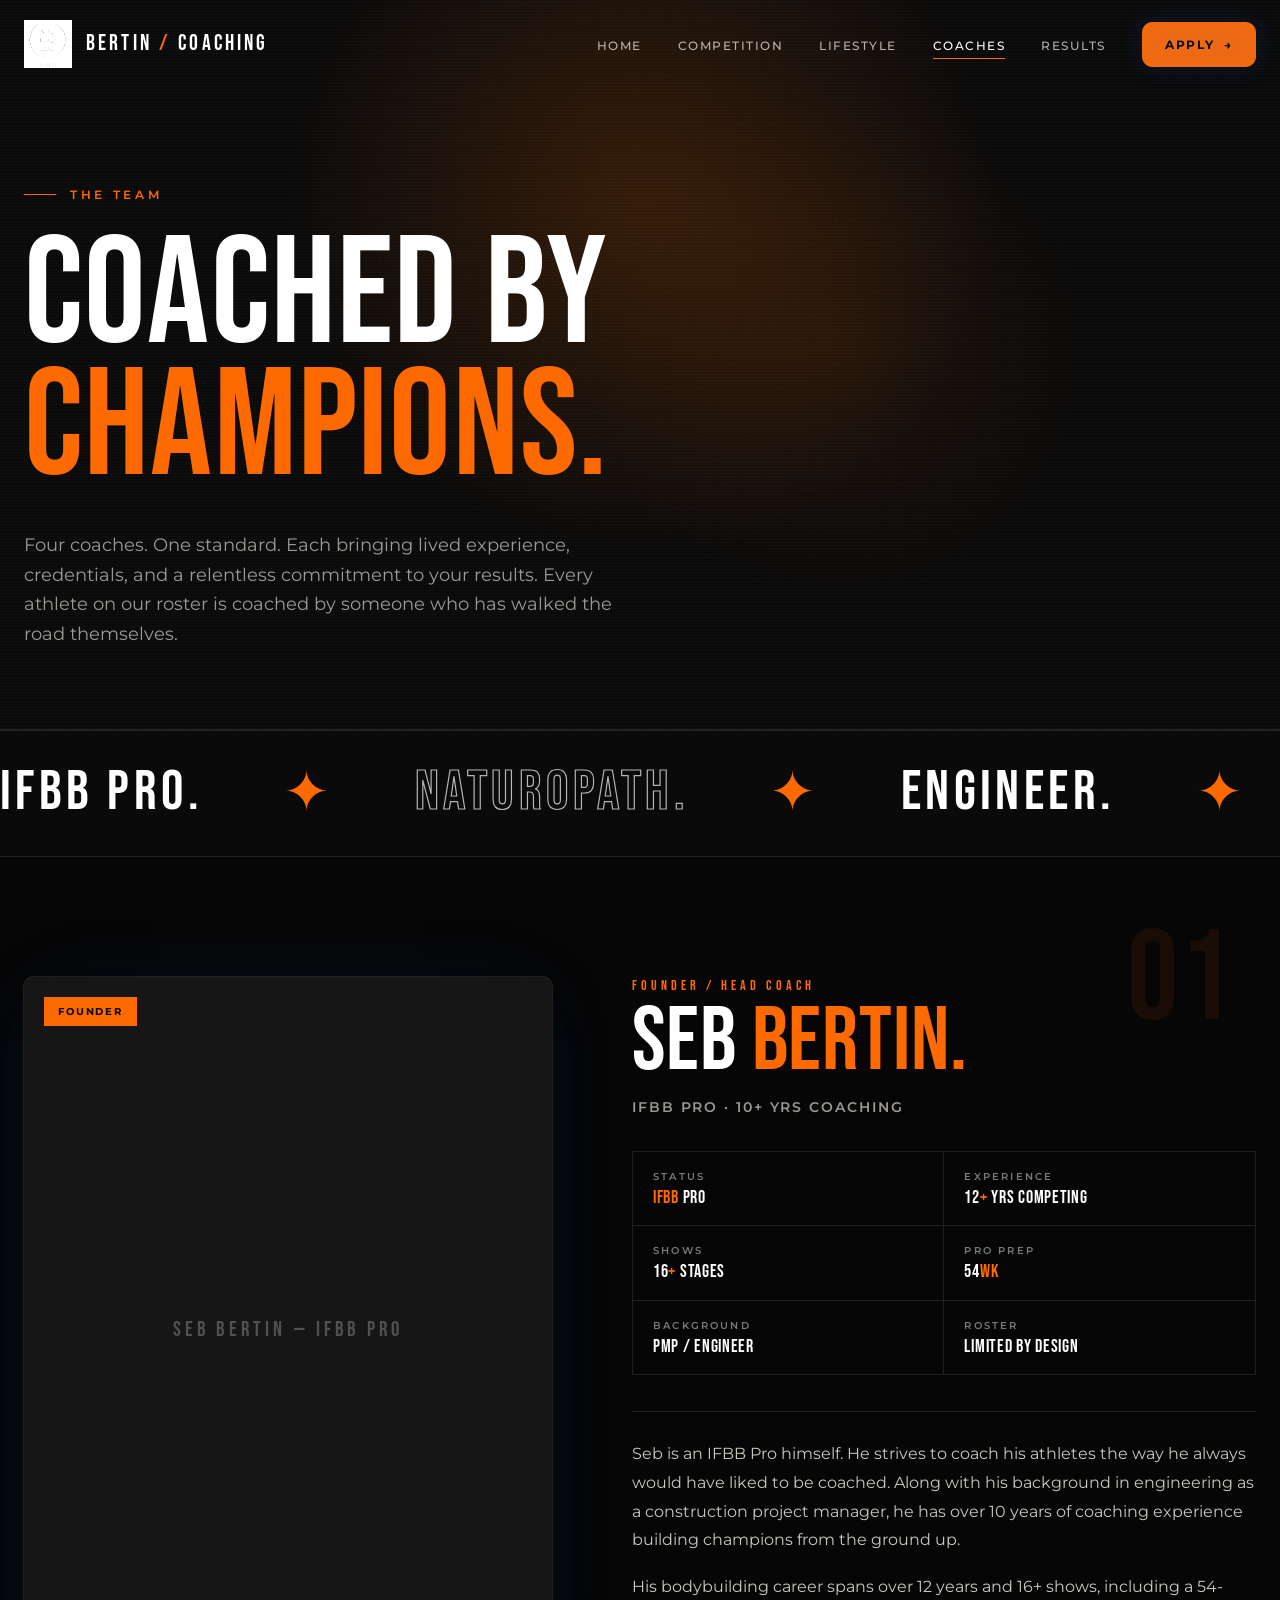
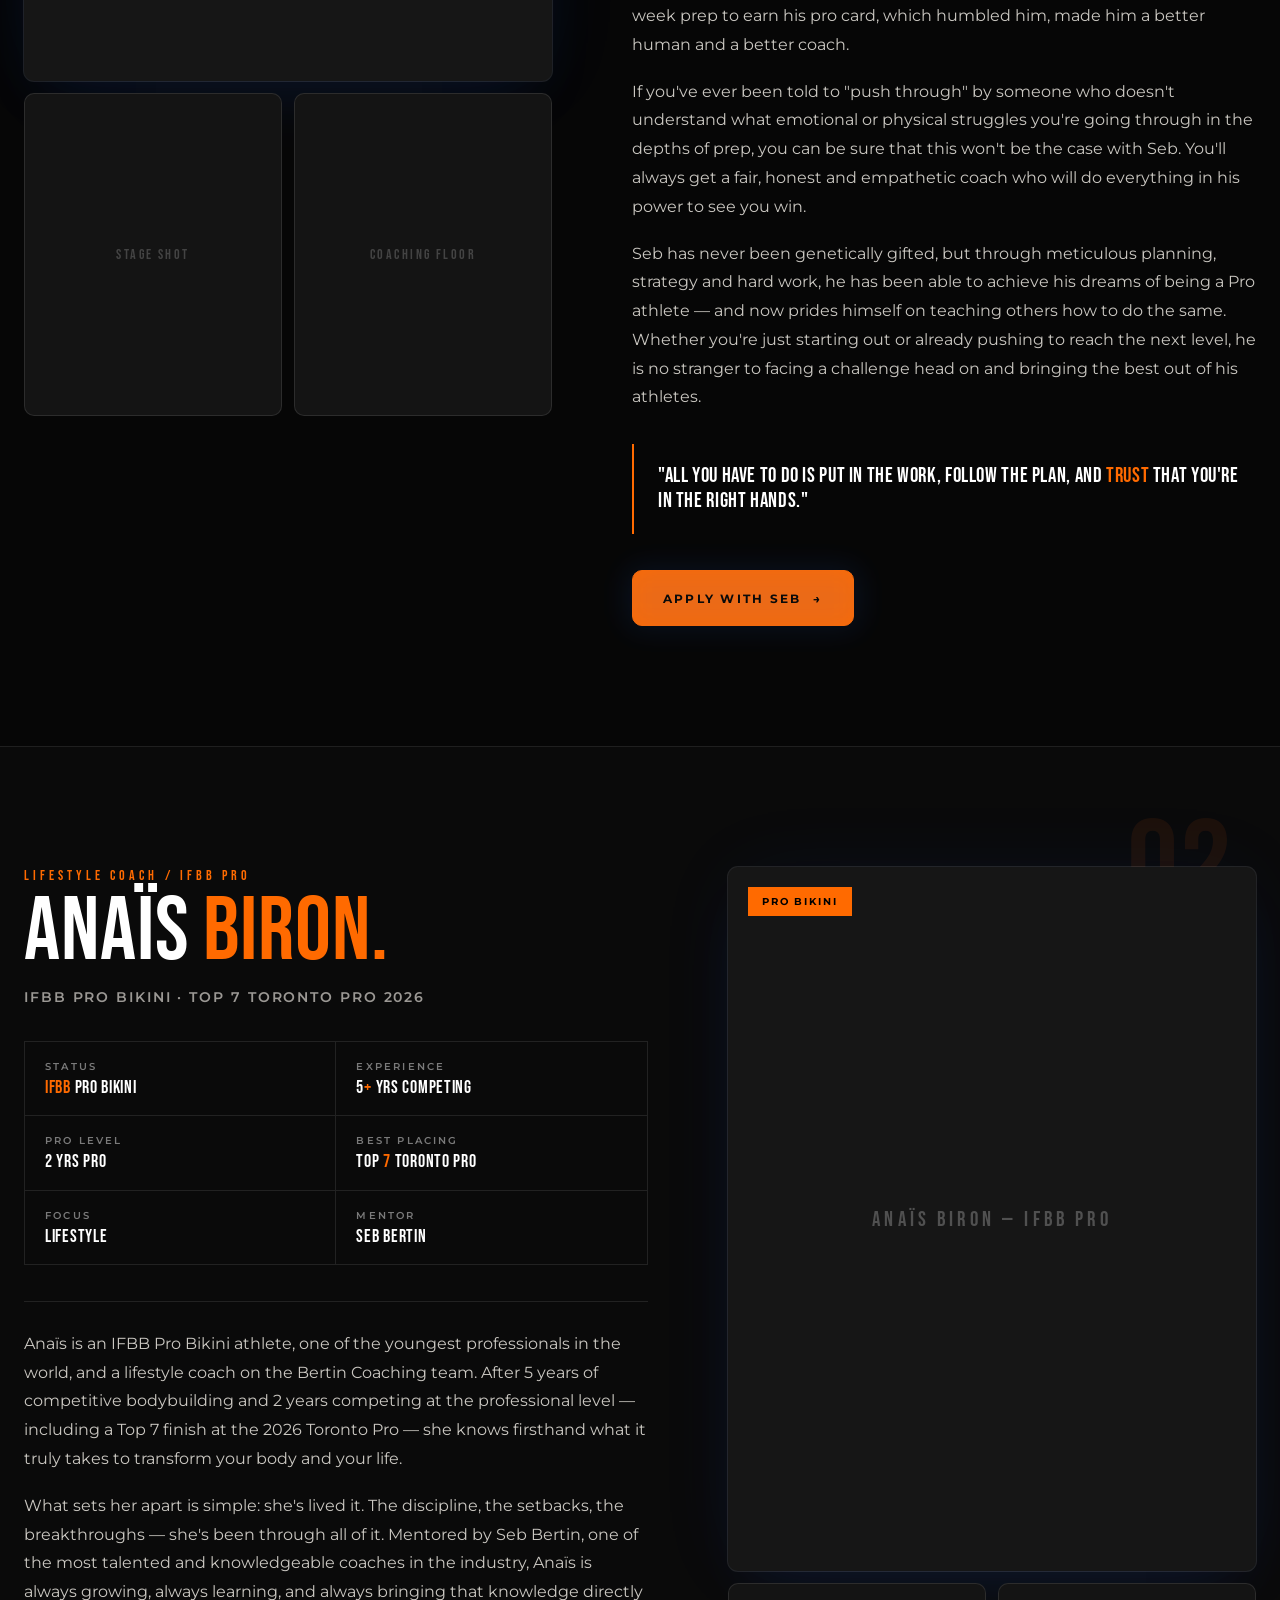
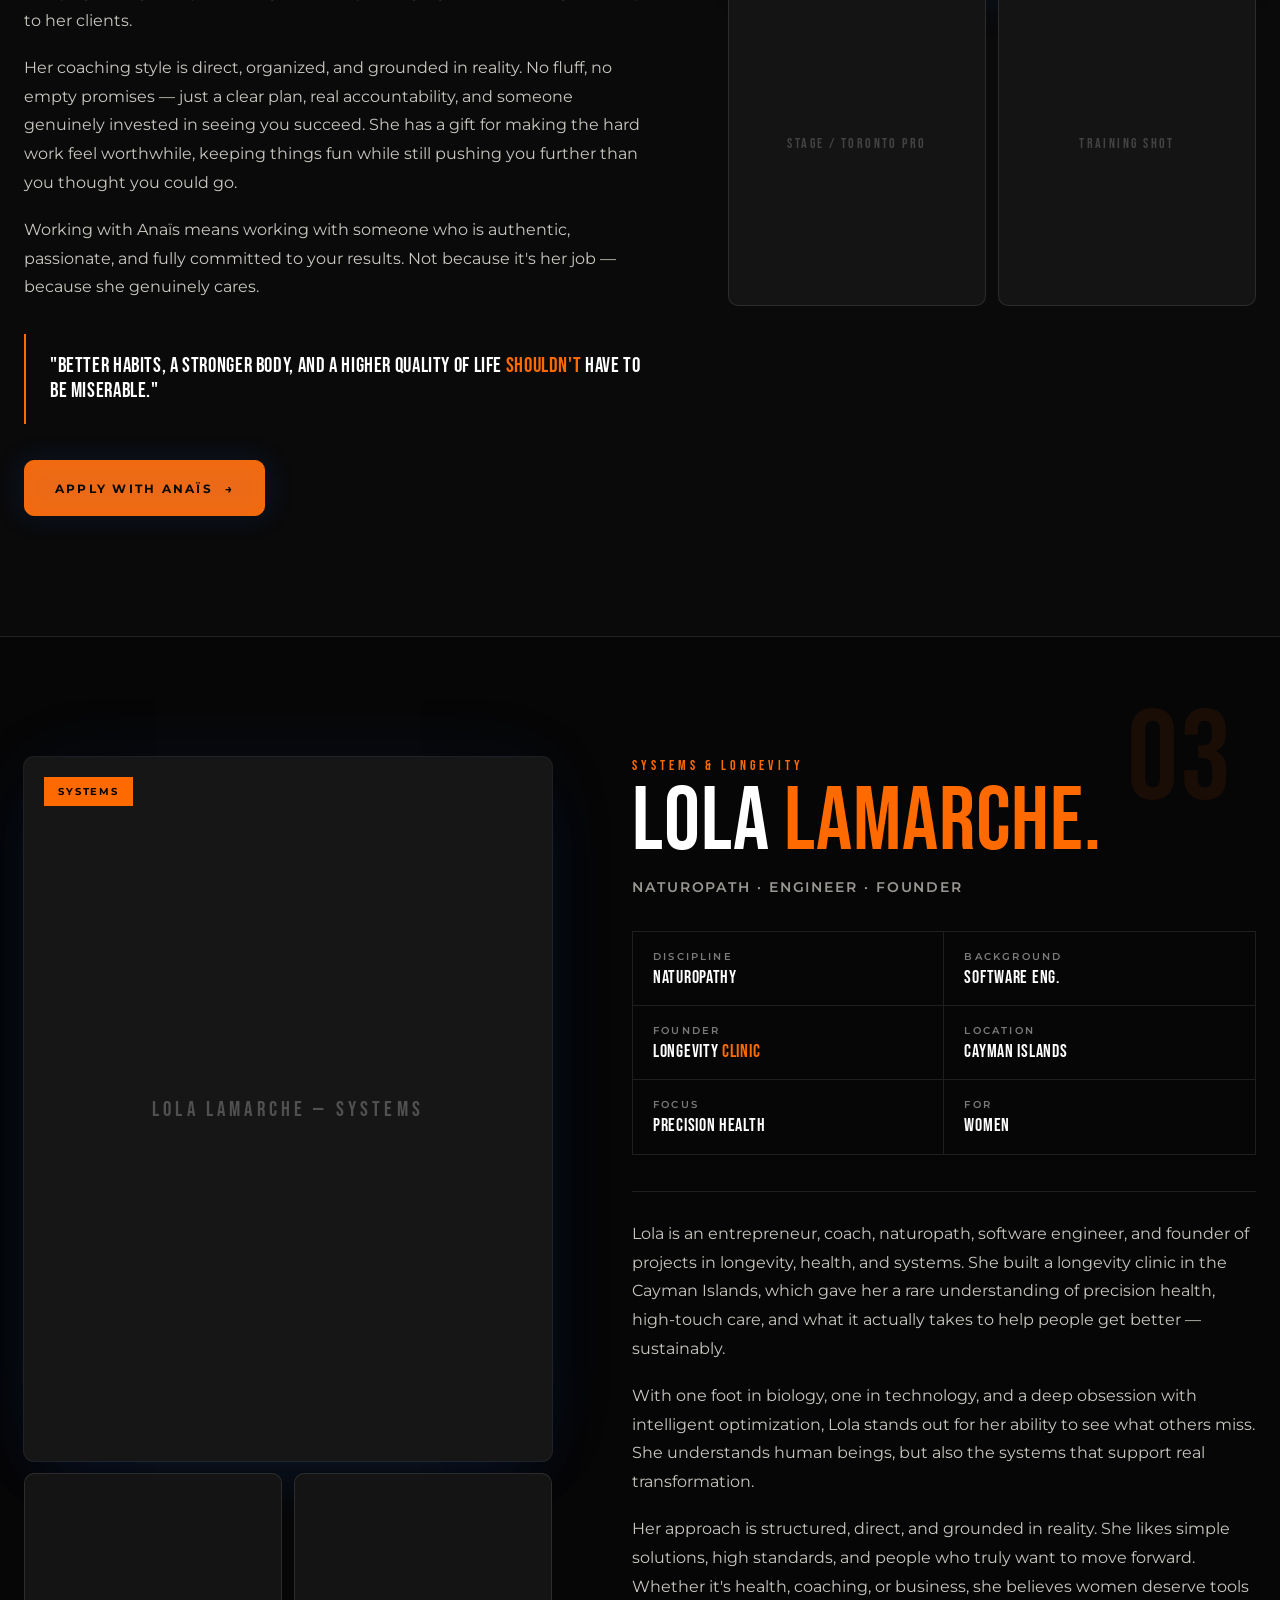
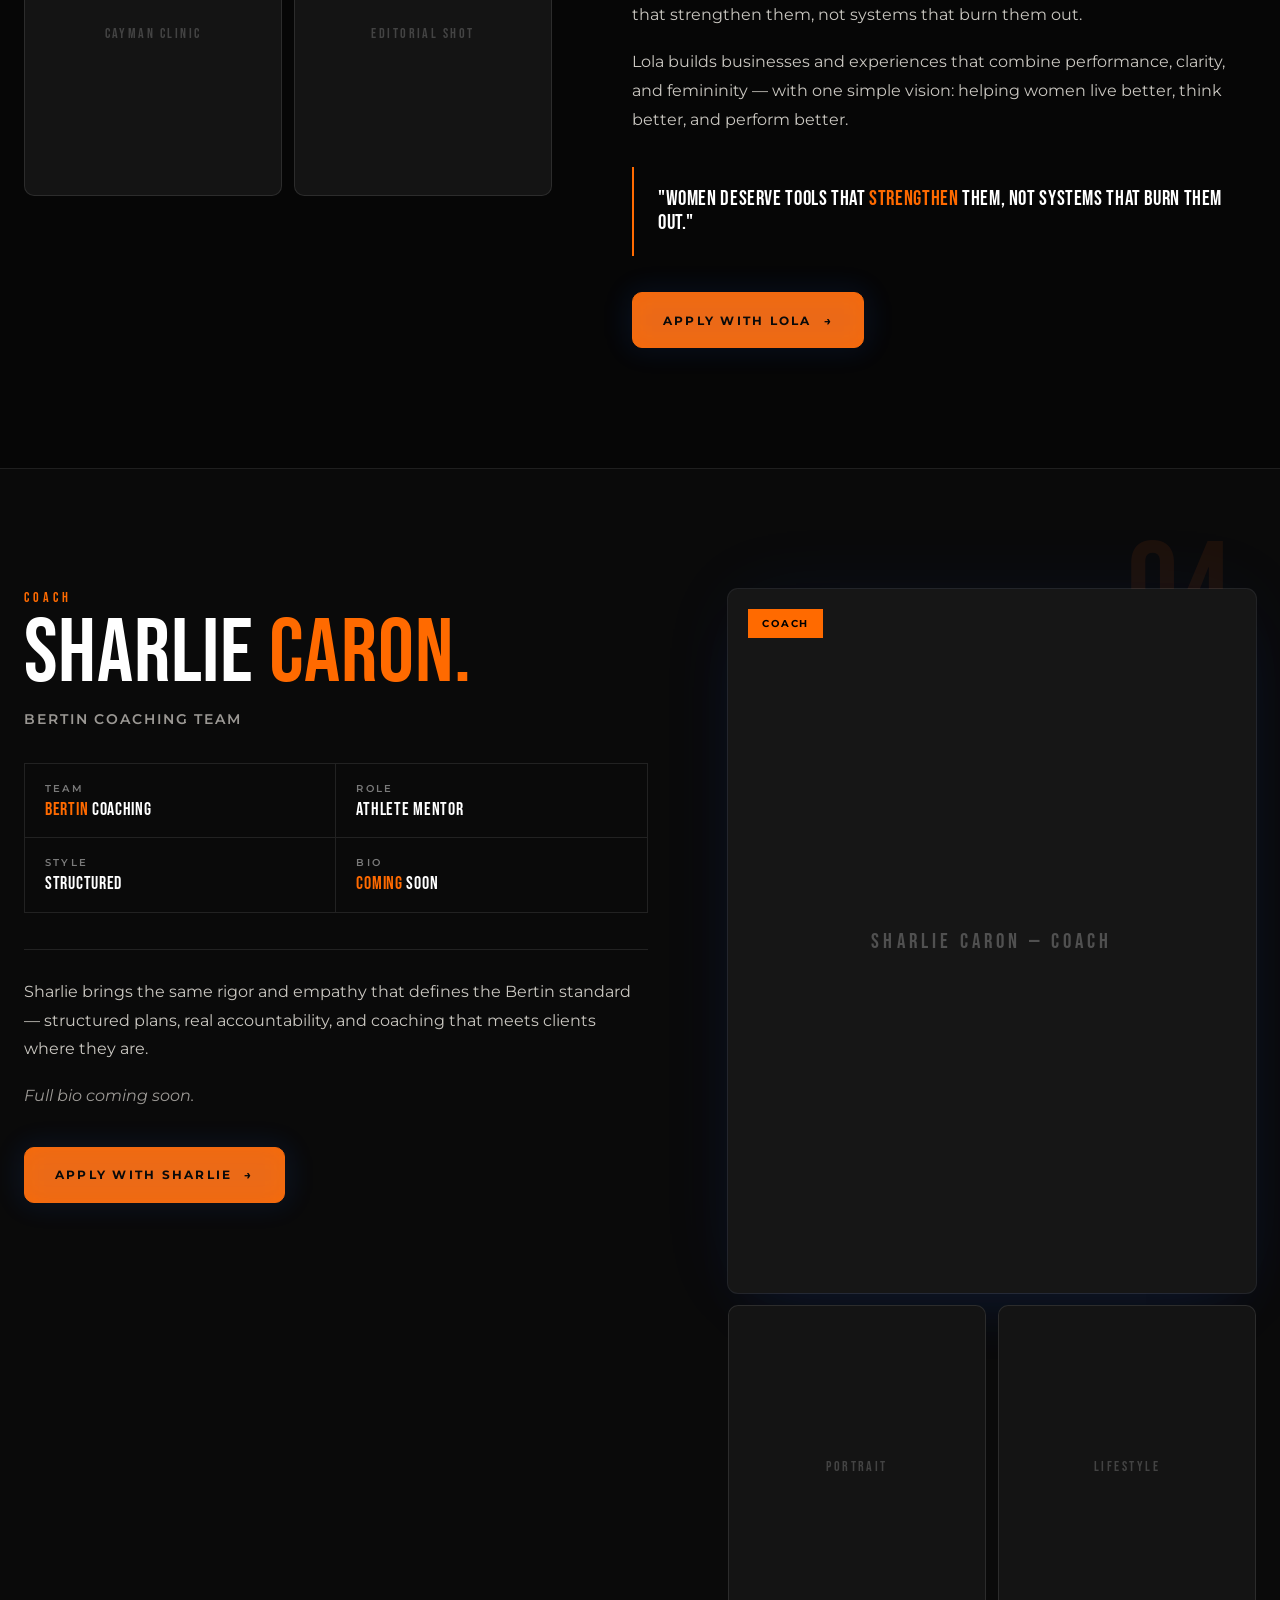
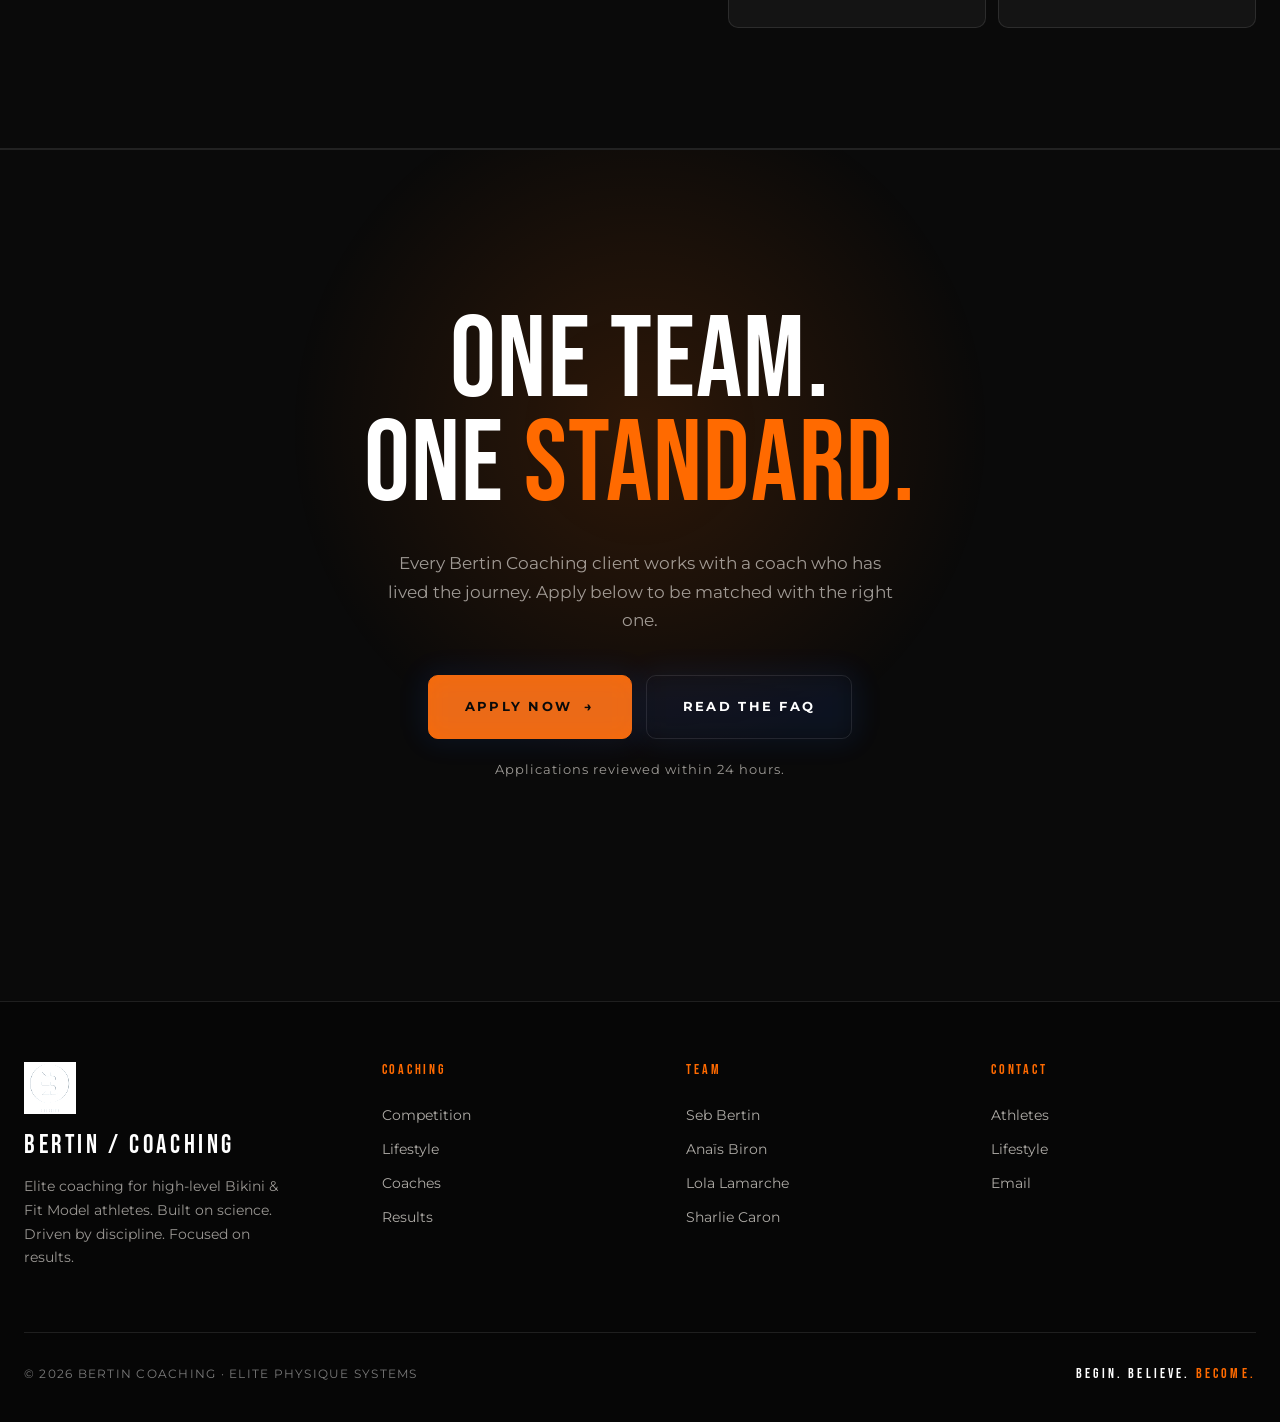
<file: coaches/index.html>
<!DOCTYPE html>
<html lang="en">
<head>
  <meta charset="UTF-8" />
  <meta name="viewport" content="width=device-width, initial-scale=1.0" />
  <title>Coaches | Bertin Coaching — The Team</title>
  <meta name="description" content="Meet the Bertin Coaching team. IFBB Pros, naturopaths, and elite coaches with lived experience and relentless standards." />
  <link rel="preconnect" href="https://fonts.googleapis.com" />
  <link rel="preconnect" href="https://fonts.gstatic.com" crossorigin />
  <link href="https://fonts.googleapis.com/css2?family=Bebas+Neue&family=Montserrat:wght@300;400;500;600;700;800&display=swap" rel="stylesheet" />
  <link rel="stylesheet" href="../styles.css" />
  <style>
    .coach-hero{padding:180px 0 80px;position:relative;border-bottom:1px solid var(--line)}
    .coach-hero .eyebrow{display:inline-flex;align-items:center;gap:14px;font-size:.72rem;letter-spacing:.32em;text-transform:uppercase;color:var(--orange);font-weight:600;margin-bottom:28px}
    .coach-hero .eyebrow::before{content:"";width:32px;height:1px;background:var(--orange)}
    .coach-hero h1{font-family:var(--display);font-size:clamp(4rem,12vw,12rem);line-height:.86;letter-spacing:.008em;color:var(--white);margin:0;font-weight:400}
    .coach-hero h1 .accent{color:var(--orange)}
    .coach-hero h1 .stroke{-webkit-text-stroke:1.5px var(--white);color:transparent}
    .coach-hero p{margin:36px 0 0;max-width:620px;color:var(--muted);font-size:1.1rem;line-height:1.7}

    .coach-block{padding:120px 0;border-bottom:1px solid var(--line);position:relative}
    .coach-block:nth-child(even){background:#060606}
    .coach-layout{display:grid;grid-template-columns:1.1fr 1.3fr;gap:80px;align-items:start}
    .coach-block.flip .coach-layout{grid-template-columns:1.3fr 1.1fr}
    .coach-block.flip .coach-media{order:2}
    .coach-block.flip .coach-info{order:1}

    .coach-media{position:relative}
    .coach-media .main{aspect-ratio:3/4;background:#161616;position:relative;overflow:hidden;border-radius:10px;box-shadow:0 0 0 1px var(--line), 0 30px 60px -20px var(--blue-glow-strong), 0 0 80px -10px var(--blue-glow)}
    .coach-media .main::before{content:attr(data-label);position:absolute;inset:0;display:flex;align-items:center;justify-content:center;color:rgba(255,255,255,.25);font-family:var(--display);font-size:1.3rem;letter-spacing:.2em;text-align:center;padding:24px}
    .coach-media .main .tag{position:absolute;top:20px;left:20px;padding:8px 14px;background:var(--orange);color:#000;font-size:.65rem;letter-spacing:.18em;text-transform:uppercase;font-weight:700;z-index:2}
    .coach-media .strip{display:grid;grid-template-columns:1fr 1fr;gap:12px;margin-top:12px}
    .coach-media .strip .slot{aspect-ratio:4/5;background:#141414;position:relative;overflow:hidden;border:1px solid var(--line);border-radius:10px}
    .coach-media .strip .slot::before{content:attr(data-label);position:absolute;inset:0;display:flex;align-items:center;justify-content:center;color:rgba(255,255,255,.2);font-family:var(--display);font-size:.85rem;letter-spacing:.18em;text-align:center;padding:14px}

    .coach-info .role{font-family:var(--display);font-size:.9rem;letter-spacing:.28em;color:var(--orange);margin-bottom:8px;text-transform:uppercase}
    .coach-info h2{font-family:var(--display);font-size:clamp(3rem,7vw,6rem);line-height:.9;letter-spacing:.01em;color:var(--white);margin:0;font-weight:400}
    .coach-info h2 .accent{color:var(--orange)}
    .coach-info .title{margin-top:16px;font-size:.85rem;letter-spacing:.14em;text-transform:uppercase;color:var(--muted);font-weight:600}

    .creds-grid{display:grid;grid-template-columns:1fr 1fr;gap:0;margin-top:36px;border-top:1px solid var(--line);border-left:1px solid var(--line)}
    .cred{padding:18px 20px;border-right:1px solid var(--line);border-bottom:1px solid var(--line)}
    .cred .k{font-size:.62rem;letter-spacing:.22em;text-transform:uppercase;color:var(--warm);margin-bottom:6px;font-weight:600}
    .cred .v{font-family:var(--display);font-size:1.1rem;letter-spacing:.04em;color:var(--white);line-height:1.1}
    .cred .v .accent{color:var(--orange)}

    .coach-bio{margin-top:36px;padding-top:28px;border-top:1px solid var(--line)}
    .coach-bio p{margin:0 0 18px;color:rgba(245,241,234,.82);font-size:1rem;line-height:1.8}
    .coach-bio p:last-child{margin-bottom:0}

    .coach-quote{margin-top:32px;padding:20px 0 20px 24px;border-left:2px solid var(--orange);font-family:var(--display);font-size:1.3rem;letter-spacing:.03em;color:var(--white);line-height:1.2}
    .coach-quote .accent{color:var(--orange)}

    .coach-cta{margin-top:36px;display:flex;gap:14px;flex-wrap:wrap}

    .coach-idx{position:absolute;top:60px;right:48px;font-family:var(--display);font-size:8rem;line-height:1;color:rgba(255,106,0,.08);letter-spacing:.01em;pointer-events:none;z-index:0}

    @media(max-width:1024px){
      .coach-layout,.coach-block.flip .coach-layout{grid-template-columns:1fr;gap:48px}
      .coach-block.flip .coach-media{order:0}
      .coach-block.flip .coach-info{order:0}
      .coach-idx{font-size:5rem;top:30px;right:24px}
    }
    @media(max-width:720px){
      .coach-block{padding:80px 0}
      .creds-grid{grid-template-columns:1fr}
    }
  </style>
</head>
<body>
  <div class="bg-fx" id="bgFx" aria-hidden="true"></div>
  <div class="grain" aria-hidden="true"></div>

  <div class="wrap">
    <nav class="nav" id="nav">
      <div class="nav-inner">
        <a href="../" class="logo" aria-label="Bertin Coaching home">
          <img src="../logo-white.jpg" alt="Bertin Coaching" />
          <span class="logo-text">Bertin <span style="color:var(--orange)">/</span> Coaching</span>
        </a>
        <ul class="nav-links">
          <li><a href="../">Home</a></li>
          <li><a href="../competition/">Competition</a></li>
          <li><a href="../lifestyle/">Lifestyle</a></li>
          <li><a href="../coaches/" class="active">Coaches</a></li>
          <li><a href="../results/">Results</a></li>
          <li><a href="../#apply" class="nav-cta">Apply <span class="btn-arrow">→</span></a></li>
        </ul>
        <button class="menu-btn" id="menuBtn" aria-label="Open menu"><span></span><span></span><span></span></button>
      </div>
      <div class="mobile-menu" id="mobileMenu">
        <a href="../">Home</a>
        <a href="../competition/">Competition</a>
        <a href="../lifestyle/">Lifestyle</a>
        <a href="../coaches/">Coaches</a>
        <a href="../results/">Results</a>
        <a href="../#apply">Apply Now</a>
      </div>
    </nav>

    <!-- PAGE HERO -->
    <section class="coach-hero">
      <div class="container">
        <div class="eyebrow reveal">The Team</div>
        <h1 class="reveal delay-1">COACHED BY<br/><span class="accent">CHAMPIONS.</span></h1>
        <p class="reveal delay-2">Four coaches. One standard. Each bringing lived experience, credentials, and a relentless commitment to your results. Every athlete on our roster is coached by someone who has walked the road themselves.</p>
      </div>
    </section>

    <!-- TICKER -->
    <section class="ticker" aria-hidden="true">
      <div class="ticker-track">
        <span>IFBB Pro.</span><span class="sep">✦</span>
        <span class="muted">Naturopath.</span><span class="sep">✦</span>
        <span>Engineer.</span><span class="sep">✦</span>
        <span class="muted">Mentor.</span><span class="sep">✦</span>
        <span>IFBB Pro.</span><span class="sep">✦</span>
        <span class="muted">Naturopath.</span><span class="sep">✦</span>
        <span>Engineer.</span><span class="sep">✦</span>
        <span class="muted">Mentor.</span><span class="sep">✦</span>
      </div>
    </section>

    <!-- SEB -->
    <section class="coach-block" id="seb">
      <div class="coach-idx">01</div>
      <div class="container">
        <div class="coach-layout">
          <div class="coach-media reveal">
            <div class="main" data-label="SEB BERTIN — IFBB PRO">
              <span class="tag">Founder</span>
            </div>
            <div class="strip">
              <div class="slot" data-label="Stage Shot"></div>
              <div class="slot" data-label="Coaching Floor"></div>
            </div>
          </div>
          <div class="coach-info reveal delay-1">
            <div class="role">Founder / Head Coach</div>
            <h2>Seb <span class="accent">Bertin.</span></h2>
            <div class="title">IFBB Pro · 10+ yrs coaching</div>

            <div class="creds-grid">
              <div class="cred"><div class="k">Status</div><div class="v"><span class="accent">IFBB</span> Pro</div></div>
              <div class="cred"><div class="k">Experience</div><div class="v">12<span class="accent">+</span> yrs competing</div></div>
              <div class="cred"><div class="k">Shows</div><div class="v">16<span class="accent">+</span> stages</div></div>
              <div class="cred"><div class="k">Pro Prep</div><div class="v">54<span class="accent">wk</span></div></div>
              <div class="cred"><div class="k">Background</div><div class="v">PMP / Engineer</div></div>
              <div class="cred"><div class="k">Roster</div><div class="v">Limited by design</div></div>
            </div>

            <div class="coach-bio">
              <p>Seb is an IFBB Pro himself. He strives to coach his athletes the way he always would have liked to be coached. Along with his background in engineering as a construction project manager, he has over 10 years of coaching experience building champions from the ground up.</p>
              <p>His bodybuilding career spans over 12 years and 16+ shows, including a 54-week prep to earn his pro card, which humbled him, made him a better human and a better coach.</p>
              <p>If you've ever been told to "push through" by someone who doesn't understand what emotional or physical struggles you're going through in the depths of prep, you can be sure that this won't be the case with Seb. You'll always get a fair, honest and empathetic coach who will do everything in his power to see you win.</p>
              <p>Seb has never been genetically gifted, but through meticulous planning, strategy and hard work, he has been able to achieve his dreams of being a Pro athlete — and now prides himself on teaching others how to do the same. Whether you're just starting out or already pushing to reach the next level, he is no stranger to facing a challenge head on and bringing the best out of his athletes.</p>
            </div>

            <div class="coach-quote">"All you have to do is put in the work, follow the plan, and <span class="accent">trust</span> that you're in the right hands."</div>

            <div class="coach-cta">
              <a href="https://bertincoaching.com/athletes-application-form" class="btn btn-primary">Apply with Seb <span class="btn-arrow">→</span></a>
            </div>
          </div>
        </div>
      </div>
    </section>

    <!-- ANAIS -->
    <section class="coach-block flip" id="anais">
      <div class="coach-idx">02</div>
      <div class="container">
        <div class="coach-layout">
          <div class="coach-info reveal">
            <div class="role">Lifestyle Coach / IFBB Pro</div>
            <h2>Anaïs <span class="accent">Biron.</span></h2>
            <div class="title">IFBB Pro Bikini · Top 7 Toronto Pro 2026</div>

            <div class="creds-grid">
              <div class="cred"><div class="k">Status</div><div class="v"><span class="accent">IFBB</span> Pro Bikini</div></div>
              <div class="cred"><div class="k">Experience</div><div class="v">5<span class="accent">+</span> yrs competing</div></div>
              <div class="cred"><div class="k">Pro Level</div><div class="v">2 yrs pro</div></div>
              <div class="cred"><div class="k">Best Placing</div><div class="v">Top <span class="accent">7</span> Toronto Pro</div></div>
              <div class="cred"><div class="k">Focus</div><div class="v">Lifestyle</div></div>
              <div class="cred"><div class="k">Mentor</div><div class="v">Seb Bertin</div></div>
            </div>

            <div class="coach-bio">
              <p>Anaïs is an IFBB Pro Bikini athlete, one of the youngest professionals in the world, and a lifestyle coach on the Bertin Coaching team. After 5 years of competitive bodybuilding and 2 years competing at the professional level — including a Top 7 finish at the 2026 Toronto Pro — she knows firsthand what it truly takes to transform your body and your life.</p>
              <p>What sets her apart is simple: she's lived it. The discipline, the setbacks, the breakthroughs — she's been through all of it. Mentored by Seb Bertin, one of the most talented and knowledgeable coaches in the industry, Anaïs is always growing, always learning, and always bringing that knowledge directly to her clients.</p>
              <p>Her coaching style is direct, organized, and grounded in reality. No fluff, no empty promises — just a clear plan, real accountability, and someone genuinely invested in seeing you succeed. She has a gift for making the hard work feel worthwhile, keeping things fun while still pushing you further than you thought you could go.</p>
              <p>Working with Anaïs means working with someone who is authentic, passionate, and fully committed to your results. Not because it's her job — because she genuinely cares.</p>
            </div>

            <div class="coach-quote">"Better habits, a stronger body, and a higher quality of life <span class="accent">shouldn't</span> have to be miserable."</div>

            <div class="coach-cta">
              <a href="https://bertincoaching.com/lifestyle-booking" class="btn btn-primary">Apply with Anaïs <span class="btn-arrow">→</span></a>
            </div>
          </div>
          <div class="coach-media reveal delay-1">
            <div class="main" data-label="ANAÏS BIRON — IFBB PRO">
              <span class="tag">Pro Bikini</span>
            </div>
            <div class="strip">
              <div class="slot" data-label="Stage / Toronto Pro"></div>
              <div class="slot" data-label="Training Shot"></div>
            </div>
          </div>
        </div>
      </div>
    </section>

    <!-- LOLA -->
    <section class="coach-block" id="lola">
      <div class="coach-idx">03</div>
      <div class="container">
        <div class="coach-layout">
          <div class="coach-media reveal">
            <div class="main" data-label="LOLA LAMARCHE — SYSTEMS">
              <span class="tag">Systems</span>
            </div>
            <div class="strip">
              <div class="slot" data-label="Cayman Clinic"></div>
              <div class="slot" data-label="Editorial Shot"></div>
            </div>
          </div>
          <div class="coach-info reveal delay-1">
            <div class="role">Systems &amp; Longevity</div>
            <h2>Lola <span class="accent">Lamarche.</span></h2>
            <div class="title">Naturopath · Engineer · Founder</div>

            <div class="creds-grid">
              <div class="cred"><div class="k">Discipline</div><div class="v">Naturopathy</div></div>
              <div class="cred"><div class="k">Background</div><div class="v">Software Eng.</div></div>
              <div class="cred"><div class="k">Founder</div><div class="v">Longevity <span class="accent">Clinic</span></div></div>
              <div class="cred"><div class="k">Location</div><div class="v">Cayman Islands</div></div>
              <div class="cred"><div class="k">Focus</div><div class="v">Precision Health</div></div>
              <div class="cred"><div class="k">For</div><div class="v">Women</div></div>
            </div>

            <div class="coach-bio">
              <p>Lola is an entrepreneur, coach, naturopath, software engineer, and founder of projects in longevity, health, and systems. She built a longevity clinic in the Cayman Islands, which gave her a rare understanding of precision health, high-touch care, and what it actually takes to help people get better — sustainably.</p>
              <p>With one foot in biology, one in technology, and a deep obsession with intelligent optimization, Lola stands out for her ability to see what others miss. She understands human beings, but also the systems that support real transformation.</p>
              <p>Her approach is structured, direct, and grounded in reality. She likes simple solutions, high standards, and people who truly want to move forward. Whether it's health, coaching, or business, she believes women deserve tools that strengthen them, not systems that burn them out.</p>
              <p>Lola builds businesses and experiences that combine performance, clarity, and femininity — with one simple vision: helping women live better, think better, and perform better.</p>
            </div>

            <div class="coach-quote">"Women deserve tools that <span class="accent">strengthen</span> them, not systems that burn them out."</div>

            <div class="coach-cta">
              <a href="https://bertincoaching.com/lifestyle-booking" class="btn btn-primary">Apply with Lola <span class="btn-arrow">→</span></a>
            </div>
          </div>
        </div>
      </div>
    </section>

    <!-- SHARLIE -->
    <section class="coach-block flip" id="sharlie">
      <div class="coach-idx">04</div>
      <div class="container">
        <div class="coach-layout">
          <div class="coach-info reveal">
            <div class="role">Coach</div>
            <h2>Sharlie <span class="accent">Caron.</span></h2>
            <div class="title">Bertin Coaching Team</div>

            <div class="creds-grid">
              <div class="cred"><div class="k">Team</div><div class="v"><span class="accent">Bertin</span> Coaching</div></div>
              <div class="cred"><div class="k">Role</div><div class="v">Athlete Mentor</div></div>
              <div class="cred"><div class="k">Style</div><div class="v">Structured</div></div>
              <div class="cred"><div class="k">Bio</div><div class="v"><span class="accent">Coming</span> soon</div></div>
            </div>

            <div class="coach-bio">
              <p>Sharlie brings the same rigor and empathy that defines the Bertin standard — structured plans, real accountability, and coaching that meets clients where they are.</p>
              <p style="color:var(--muted);font-style:italic">Full bio coming soon.</p>
            </div>

            <div class="coach-cta">
              <a href="https://bertincoaching.com/lifestyle-booking" class="btn btn-primary">Apply with Sharlie <span class="btn-arrow">→</span></a>
            </div>
          </div>
          <div class="coach-media reveal delay-1">
            <div class="main" data-label="SHARLIE CARON — COACH">
              <span class="tag">Coach</span>
            </div>
            <div class="strip">
              <div class="slot" data-label="Portrait"></div>
              <div class="slot" data-label="Lifestyle"></div>
            </div>
          </div>
        </div>
      </div>
    </section>

    <!-- FINAL CTA -->
    <section class="final-cta">
      <div class="content container reveal">
        <h2>One team.<br/>One <span class="accent">standard.</span></h2>
        <p>Every Bertin Coaching client works with a coach who has lived the journey. Apply below to be matched with the right one.</p>
        <div style="display:flex;gap:14px;justify-content:center;flex-wrap:wrap">
          <a href="https://bertincoaching.com/athletes-application-form" class="btn btn-primary btn-large">Apply Now <span class="btn-arrow">→</span></a>
          <a href="../#faq" class="btn btn-secondary btn-large">Read the FAQ</a>
        </div>
        <p class="hero-micro">Applications reviewed within 24 hours.</p>
      </div>
    </section>

    <!-- FOOTER -->
    <footer>
      <div class="container">
        <div class="foot-grid">
          <div class="foot-brand">
            <img src="../logo-white.jpg" alt="Bertin Coaching" />
            <div class="name">Bertin / Coaching</div>
            <p>Elite coaching for high-level Bikini &amp; Fit Model athletes. Built on science. Driven by discipline. Focused on results.</p>
          </div>
          <div class="foot-col">
            <h5>Coaching</h5>
            <a href="../competition/">Competition</a>
            <a href="../lifestyle/">Lifestyle</a>
            <a href="../coaches/">Coaches</a>
            <a href="../results/">Results</a>
          </div>
          <div class="foot-col">
            <h5>Team</h5>
            <a href="#seb">Seb Bertin</a>
            <a href="#anais">Anaïs Biron</a>
            <a href="#lola">Lola Lamarche</a>
            <a href="#sharlie">Sharlie Caron</a>
          </div>
          <div class="foot-col">
            <h5>Contact</h5>
            <a href="https://bertincoaching.com/athletes-application-form">Athletes</a>
            <a href="https://bertincoaching.com/lifestyle-booking">Lifestyle</a>
            <a href="mailto:hello@bertincoaching.com">Email</a>
          </div>
        </div>
        <div class="foot-bottom">
          <p>© 2026 Bertin Coaching · Elite Physique Systems</p>
          <div class="tag">Begin. Believe. <span class="accent">Become.</span></div>
        </div>
      </div>
    </footer>
  </div>

  <script src="../site.js"></script>
</body>
</html>
</file>
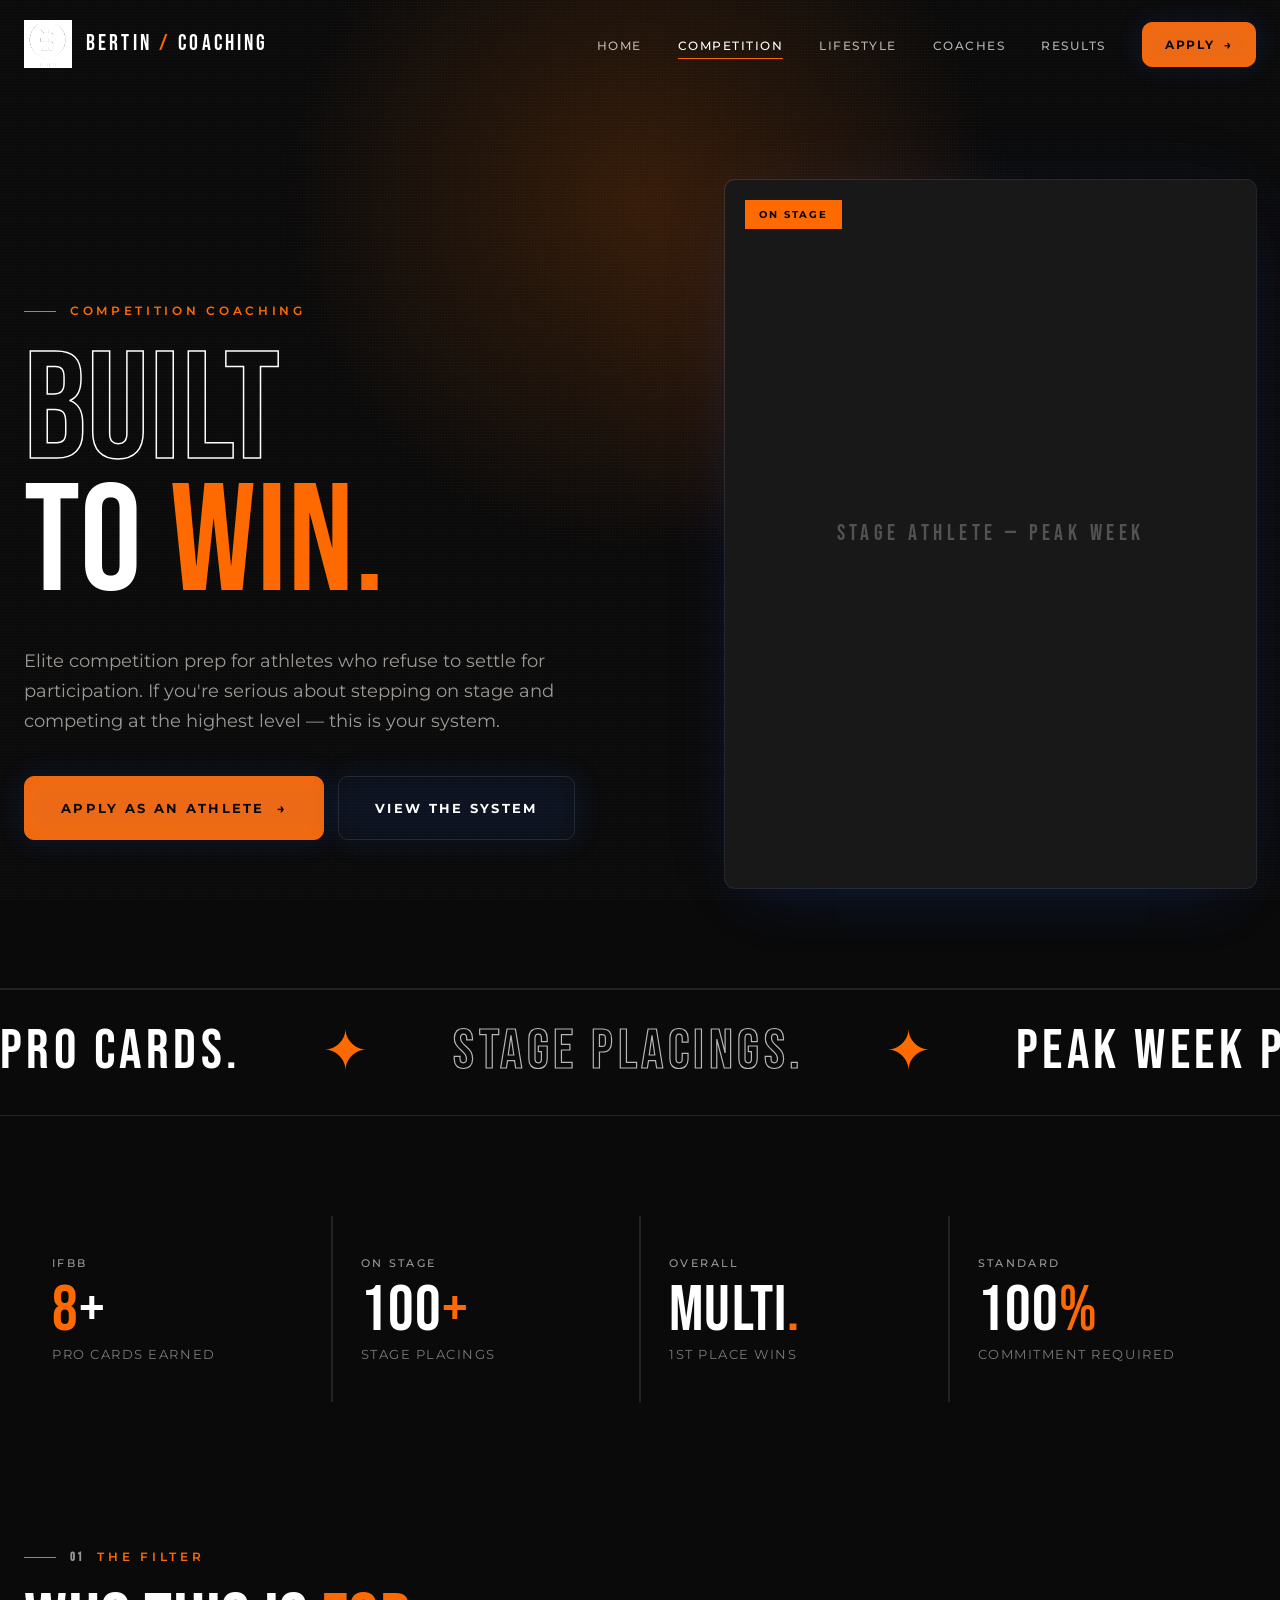
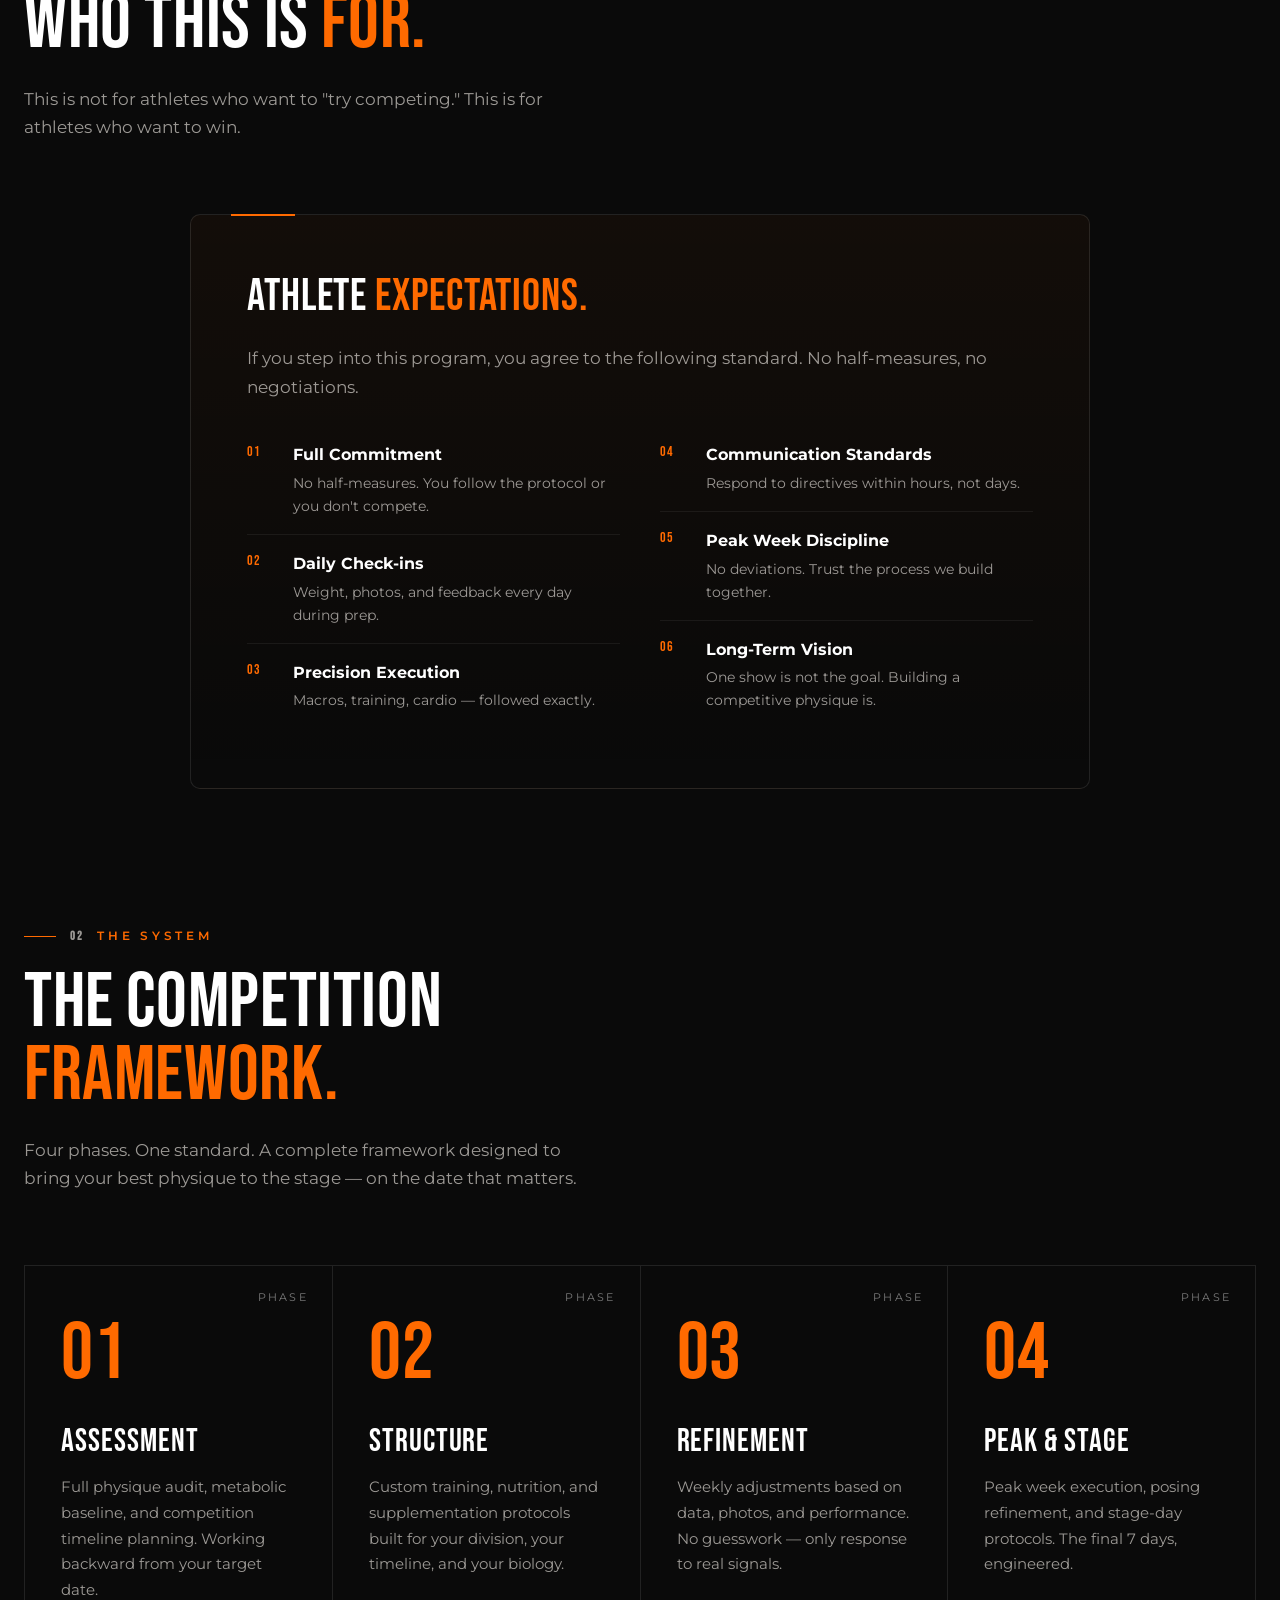
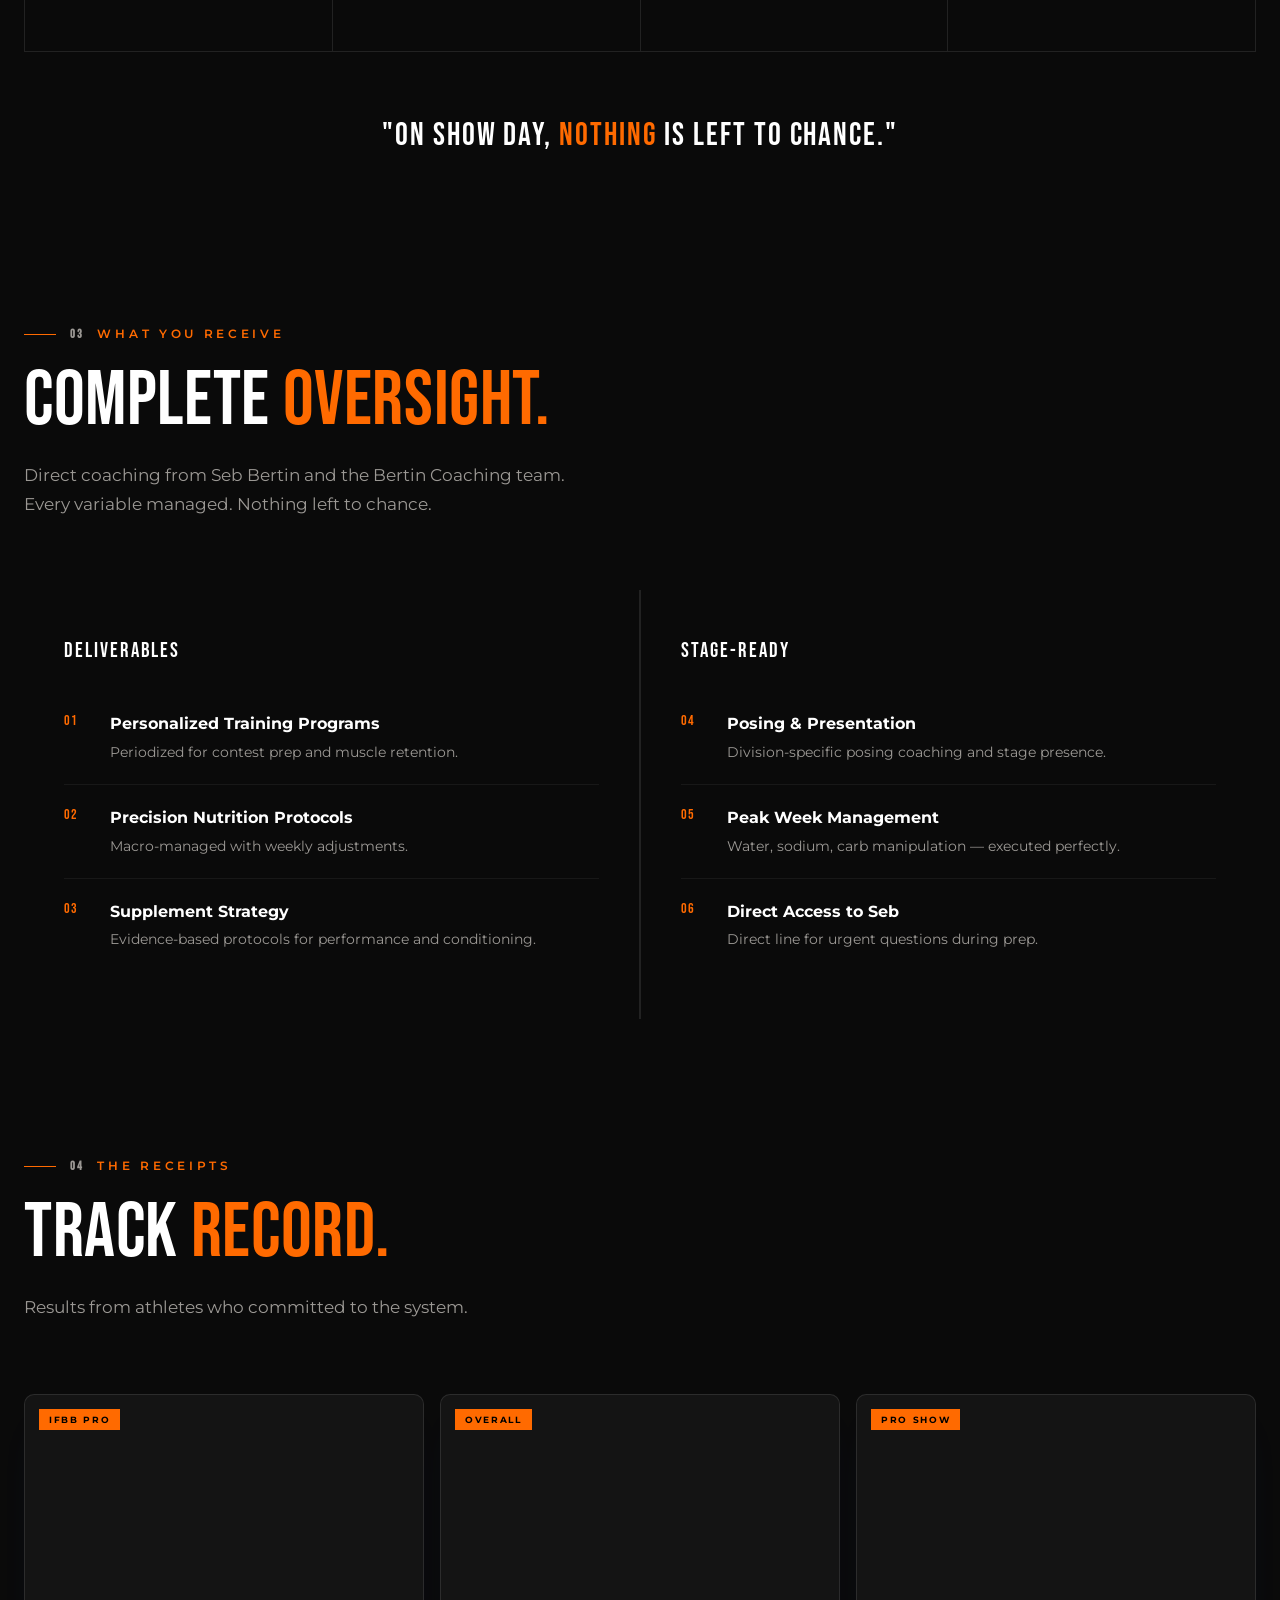
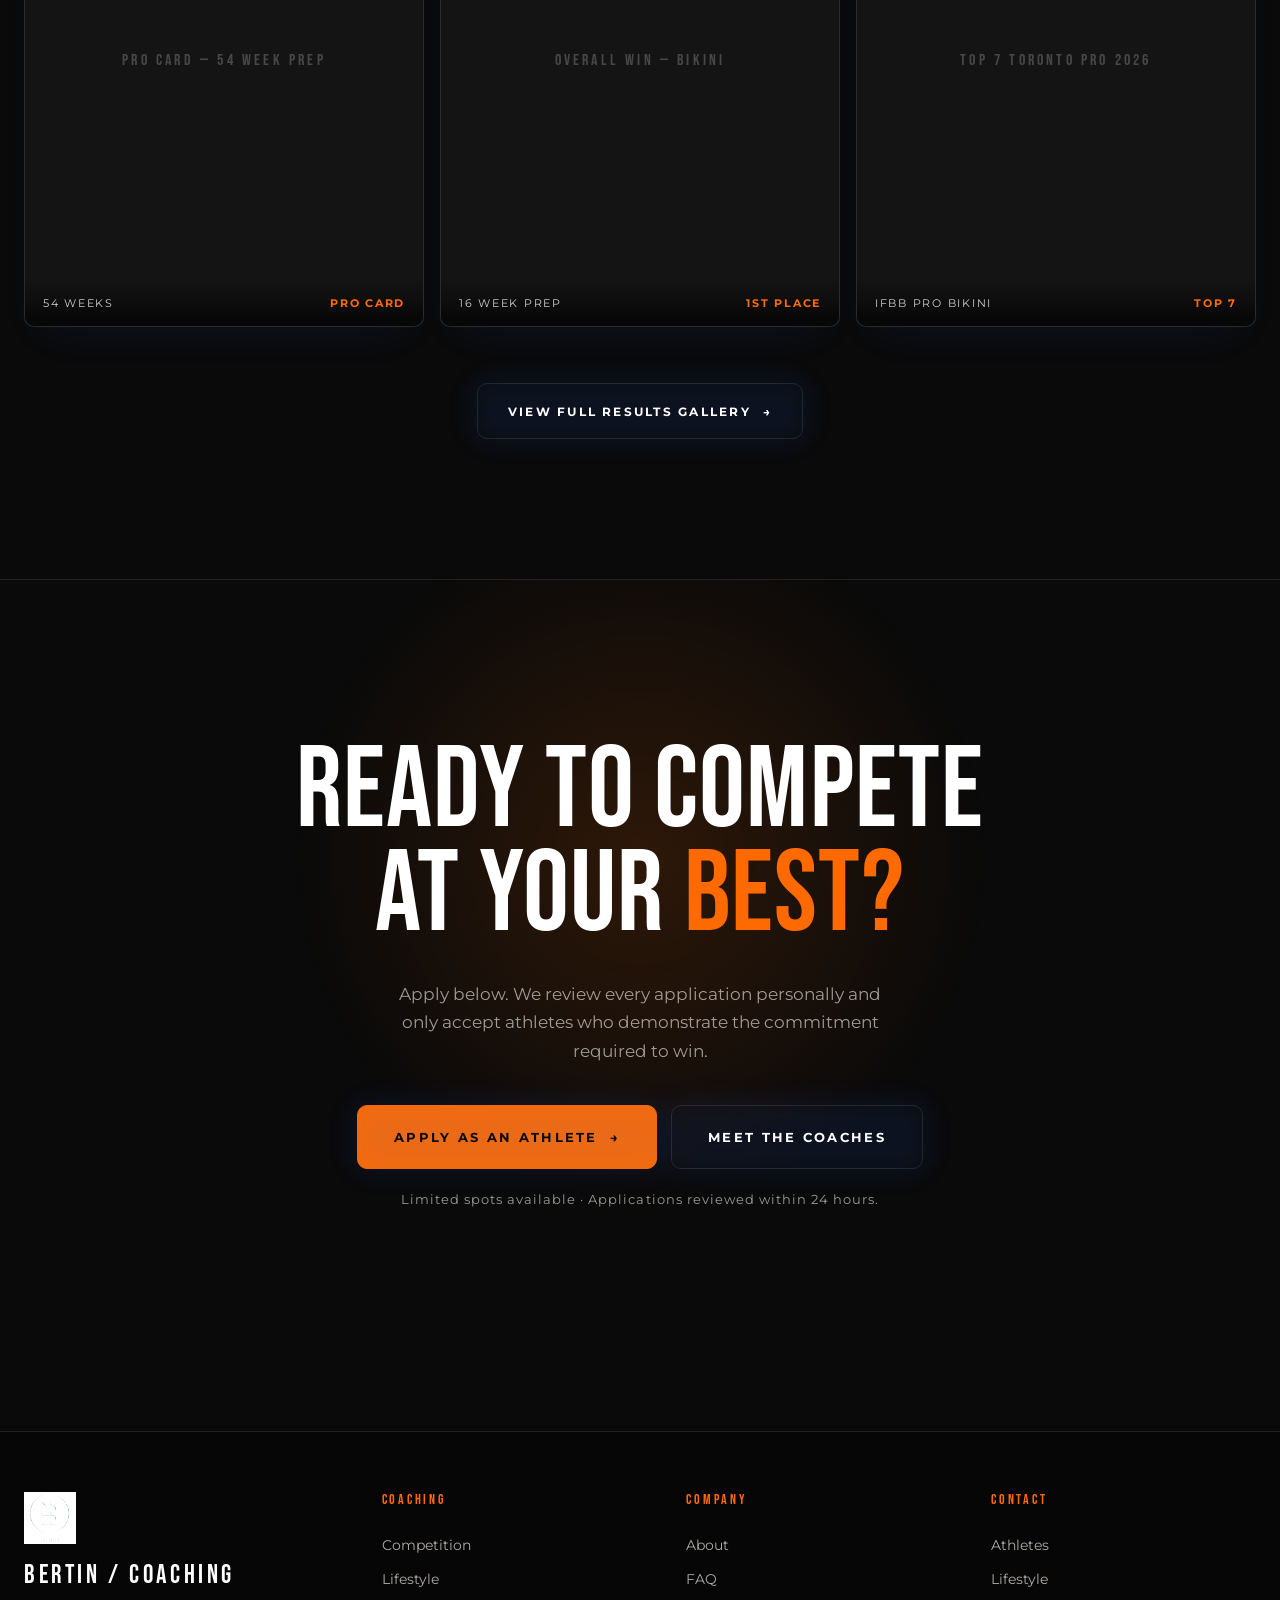
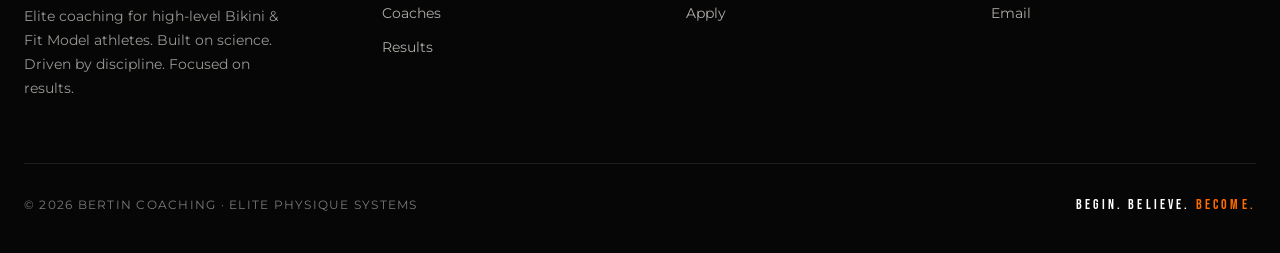
<file: competition/index.html>
<!DOCTYPE html>
<html lang="en">
<head>
  <meta charset="UTF-8" />
  <meta name="viewport" content="width=device-width, initial-scale=1.0" />
  <title>Competition Coaching | Bertin Coaching — Built to Win</title>
  <meta name="description" content="Elite competition prep coaching for athletes who want to win. Stage-ready results with direct oversight from Sebastien Bertin." />
  <link rel="preconnect" href="https://fonts.googleapis.com" />
  <link rel="preconnect" href="https://fonts.gstatic.com" crossorigin />
  <link href="https://fonts.googleapis.com/css2?family=Bebas+Neue&family=Montserrat:wght@300;400;500;600;700;800&display=swap" rel="stylesheet" />
  <link rel="stylesheet" href="../styles.css" />
</head>
<body>
  <div class="bg-fx" id="bgFx" aria-hidden="true"></div>
  <div class="grain" aria-hidden="true"></div>

  <div class="wrap">
    <nav class="nav" id="nav">
      <div class="nav-inner">
        <a href="../" class="logo" aria-label="Bertin Coaching home">
          <img src="../logo-white.jpg" alt="Bertin Coaching" />
          <span class="logo-text">Bertin <span style="color:var(--orange)">/</span> Coaching</span>
        </a>
        <ul class="nav-links">
          <li><a href="../">Home</a></li>
          <li><a href="../competition/" class="active">Competition</a></li>
          <li><a href="../lifestyle/">Lifestyle</a></li>
          <li><a href="../coaches/">Coaches</a></li>
          <li><a href="../results/">Results</a></li>
          <li><a href="#apply" class="nav-cta">Apply <span class="btn-arrow">→</span></a></li>
        </ul>
        <button class="menu-btn" id="menuBtn" aria-label="Open menu"><span></span><span></span><span></span></button>
      </div>
      <div class="mobile-menu" id="mobileMenu">
        <a href="../">Home</a>
        <a href="../competition/">Competition</a>
        <a href="../lifestyle/">Lifestyle</a>
        <a href="../coaches/">Coaches</a>
        <a href="../results/">Results</a>
        <a href="#apply">Apply Now</a>
      </div>
    </nav>

    <!-- PAGE HERO -->
    <section class="page-hero">
      <div class="container-wide">
        <div class="split">
          <div>
            <div class="eyebrow reveal">Competition Coaching</div>
            <h1 class="reveal delay-1"><span class="stroke">BUILT</span><br/>TO <span class="accent">WIN.</span></h1>
            <p class="lede reveal delay-2">Elite competition prep for athletes who refuse to settle for participation. If you're serious about stepping on stage and competing at the highest level — this is your system.</p>
            <div class="actions reveal delay-3">
              <a href="https://bertincoaching.com/athletes-application-form" class="btn btn-primary btn-large">Apply as an Athlete <span class="btn-arrow">→</span></a>
              <a href="#system" class="btn btn-secondary btn-large">View the System</a>
            </div>
            <p class="micro reveal delay-4">Applications reviewed within 24 hours · Limited roster</p>
          </div>
          <div class="hero-photo reveal delay-2" data-label="Stage Athlete — Peak Week">
            <span class="tag">On Stage</span>
          </div>
        </div>
      </div>
    </section>

    <!-- TICKER -->
    <section class="ticker" aria-hidden="true">
      <div class="ticker-track">
        <span>Pro Cards.</span><span class="sep">✦</span>
        <span class="muted">Stage Placings.</span><span class="sep">✦</span>
        <span>Peak Week Precision.</span><span class="sep">✦</span>
        <span class="muted">Built to Win.</span><span class="sep">✦</span>
        <span>Pro Cards.</span><span class="sep">✦</span>
        <span class="muted">Stage Placings.</span><span class="sep">✦</span>
        <span>Peak Week Precision.</span><span class="sep">✦</span>
        <span class="muted">Built to Win.</span><span class="sep">✦</span>
      </div>
    </section>

    <!-- PROOF BAR -->
    <section class="section" style="padding:100px 0">
      <div class="container">
        <div class="results-grid">
          <div class="result-stat reveal">
            <div class="label">IFBB</div>
            <div class="value"><span class="accent">8</span>+</div>
            <span class="unit">Pro Cards Earned</span>
          </div>
          <div class="result-stat reveal delay-1">
            <div class="label">On Stage</div>
            <div class="value">100<span class="accent">+</span></div>
            <span class="unit">Stage Placings</span>
          </div>
          <div class="result-stat reveal delay-2">
            <div class="label">Overall</div>
            <div class="value">Multi<span class="accent">.</span></div>
            <span class="unit">1st Place Wins</span>
          </div>
          <div class="result-stat reveal delay-3">
            <div class="label">Standard</div>
            <div class="value">100<span class="accent">%</span></div>
            <span class="unit">Commitment Required</span>
          </div>
        </div>
      </div>
    </section>

    <!-- WHO THIS IS FOR / CALLOUT -->
    <section class="section" style="padding-top:0">
      <div class="container">
        <div class="section-head reveal">
          <div class="section-label"><span class="num">01</span> The Filter</div>
          <h2>Who this is <span class="accent">for.</span></h2>
          <p>This is not for athletes who want to "try competing." This is for athletes who want to win.</p>
        </div>
        <div class="callout reveal">
          <h3>Athlete <span class="accent">Expectations.</span></h3>
          <p>If you step into this program, you agree to the following standard. No half-measures, no negotiations.</p>
          <div class="exp-list" style="list-style:none;padding:0;margin:24px 0 0">
            <div style="display:grid;grid-template-columns:1fr 1fr;gap:0 40px">
              <div class="exp-list" style="margin:0">
                <li style="display:flex;gap:18px;padding:16px 0;border-bottom:1px solid var(--line-soft)"><span class="idx" style="font-family:var(--display);color:var(--orange);min-width:28px">01</span><span><strong style="color:var(--white);display:block;margin-bottom:4px">Full Commitment</strong><span style="color:var(--muted);font-size:.9rem;line-height:1.6">No half-measures. You follow the protocol or you don't compete.</span></span></li>
                <li style="display:flex;gap:18px;padding:16px 0;border-bottom:1px solid var(--line-soft)"><span class="idx" style="font-family:var(--display);color:var(--orange);min-width:28px">02</span><span><strong style="color:var(--white);display:block;margin-bottom:4px">Daily Check-ins</strong><span style="color:var(--muted);font-size:.9rem;line-height:1.6">Weight, photos, and feedback every day during prep.</span></span></li>
                <li style="display:flex;gap:18px;padding:16px 0"><span class="idx" style="font-family:var(--display);color:var(--orange);min-width:28px">03</span><span><strong style="color:var(--white);display:block;margin-bottom:4px">Precision Execution</strong><span style="color:var(--muted);font-size:.9rem;line-height:1.6">Macros, training, cardio — followed exactly.</span></span></li>
              </div>
              <div class="exp-list" style="margin:0">
                <li style="display:flex;gap:18px;padding:16px 0;border-bottom:1px solid var(--line-soft)"><span class="idx" style="font-family:var(--display);color:var(--orange);min-width:28px">04</span><span><strong style="color:var(--white);display:block;margin-bottom:4px">Communication Standards</strong><span style="color:var(--muted);font-size:.9rem;line-height:1.6">Respond to directives within hours, not days.</span></span></li>
                <li style="display:flex;gap:18px;padding:16px 0;border-bottom:1px solid var(--line-soft)"><span class="idx" style="font-family:var(--display);color:var(--orange);min-width:28px">05</span><span><strong style="color:var(--white);display:block;margin-bottom:4px">Peak Week Discipline</strong><span style="color:var(--muted);font-size:.9rem;line-height:1.6">No deviations. Trust the process we build together.</span></span></li>
                <li style="display:flex;gap:18px;padding:16px 0"><span class="idx" style="font-family:var(--display);color:var(--orange);min-width:28px">06</span><span><strong style="color:var(--white);display:block;margin-bottom:4px">Long-Term Vision</strong><span style="color:var(--muted);font-size:.9rem;line-height:1.6">One show is not the goal. Building a competitive physique is.</span></span></li>
              </div>
            </div>
          </div>
        </div>
      </div>
    </section>

    <!-- THE SYSTEM -->
    <section class="section" id="system" style="padding-top:0">
      <div class="container">
        <div class="section-head reveal">
          <div class="section-label"><span class="num">02</span> The System</div>
          <h2>The Competition<br/><span class="accent">Framework.</span></h2>
          <p>Four phases. One standard. A complete framework designed to bring your best physique to the stage — on the date that matters.</p>
        </div>
        <div class="method-grid">
          <div class="method-card reveal">
            <span class="marker">Phase</span>
            <div class="number">01</div>
            <h3>Assessment</h3>
            <p>Full physique audit, metabolic baseline, and competition timeline planning. Working backward from your target date.</p>
          </div>
          <div class="method-card reveal delay-1">
            <span class="marker">Phase</span>
            <div class="number">02</div>
            <h3>Structure</h3>
            <p>Custom training, nutrition, and supplementation protocols built for your division, your timeline, and your biology.</p>
          </div>
          <div class="method-card reveal delay-2">
            <span class="marker">Phase</span>
            <div class="number">03</div>
            <h3>Refinement</h3>
            <p>Weekly adjustments based on data, photos, and performance. No guesswork — only response to real signals.</p>
          </div>
          <div class="method-card reveal delay-3">
            <span class="marker">Phase</span>
            <div class="number">04</div>
            <h3>Peak &amp; Stage</h3>
            <p>Peak week execution, posing refinement, and stage-day protocols. The final 7 days, engineered.</p>
          </div>
        </div>
        <p class="method-tagline reveal">"On show day, <span class="accent">nothing</span> is left to chance."</p>
      </div>
    </section>

    <!-- WHAT YOU RECEIVE -->
    <section class="section" style="padding-top:0">
      <div class="container">
        <div class="section-head reveal">
          <div class="section-label"><span class="num">03</span> What You Receive</div>
          <h2>Complete <span class="accent">oversight.</span></h2>
          <p>Direct coaching from Seb Bertin and the Bertin Coaching team. Every variable managed. Nothing left to chance.</p>
        </div>
        <div class="exp-two-col">
          <div class="exp-card receive reveal">
            <h4>DELIVERABLES</h4>
            <ul class="exp-list">
              <li><span class="idx">01</span><span><strong>Personalized Training Programs</strong><span>Periodized for contest prep and muscle retention.</span></span></li>
              <li><span class="idx">02</span><span><strong>Precision Nutrition Protocols</strong><span>Macro-managed with weekly adjustments.</span></span></li>
              <li><span class="idx">03</span><span><strong>Supplement Strategy</strong><span>Evidence-based protocols for performance and conditioning.</span></span></li>
            </ul>
          </div>
          <div class="exp-card receive reveal delay-1">
            <h4>STAGE-READY</h4>
            <ul class="exp-list">
              <li><span class="idx">04</span><span><strong>Posing &amp; Presentation</strong><span>Division-specific posing coaching and stage presence.</span></span></li>
              <li><span class="idx">05</span><span><strong>Peak Week Management</strong><span>Water, sodium, carb manipulation — executed perfectly.</span></span></li>
              <li><span class="idx">06</span><span><strong>Direct Access to Seb</strong><span>Direct line for urgent questions during prep.</span></span></li>
            </ul>
          </div>
        </div>
      </div>
    </section>

    <!-- TRACK RECORD -->
    <section class="section" style="padding-top:0">
      <div class="container">
        <div class="section-head reveal">
          <div class="section-label"><span class="num">04</span> The Receipts</div>
          <h2>Track <span class="accent">record.</span></h2>
          <p>Results from athletes who committed to the system.</p>
        </div>
        <div class="transformations reveal">
          <div class="transformation" data-label="Pro Card — 54 Week Prep">
            <span class="tag">IFBB Pro</span>
            <div class="meta"><span>54 WEEKS</span><b>Pro Card</b></div>
          </div>
          <div class="transformation" data-label="Overall Win — Bikini">
            <span class="tag">Overall</span>
            <div class="meta"><span>16 WEEK PREP</span><b>1st Place</b></div>
          </div>
          <div class="transformation" data-label="Top 7 Toronto Pro 2026">
            <span class="tag">Pro Show</span>
            <div class="meta"><span>IFBB PRO BIKINI</span><b>Top 7</b></div>
          </div>
        </div>
        <div style="text-align:center;margin-top:56px" class="reveal">
          <a href="../results/" class="btn btn-secondary">View Full Results Gallery <span class="btn-arrow">→</span></a>
        </div>
      </div>
    </section>

    <!-- FINAL CTA -->
    <section class="final-cta" id="apply">
      <div class="content container reveal">
        <h2>Ready to compete<br/>at your <span class="accent">best?</span></h2>
        <p>Apply below. We review every application personally and only accept athletes who demonstrate the commitment required to win.</p>
        <div style="display:flex;gap:14px;justify-content:center;flex-wrap:wrap">
          <a href="https://bertincoaching.com/athletes-application-form" class="btn btn-primary btn-large">Apply as an Athlete <span class="btn-arrow">→</span></a>
          <a href="../#coaches" class="btn btn-secondary btn-large">Meet the Coaches</a>
        </div>
        <p class="hero-micro">Limited spots available · Applications reviewed within 24 hours.</p>
      </div>
    </section>

    <!-- FOOTER -->
    <footer>
      <div class="container">
        <div class="foot-grid">
          <div class="foot-brand">
            <img src="../logo-white.jpg" alt="Bertin Coaching" />
            <div class="name">Bertin / Coaching</div>
            <p>Elite coaching for high-level Bikini &amp; Fit Model athletes. Built on science. Driven by discipline. Focused on results.</p>
          </div>
          <div class="foot-col">
            <h5>Coaching</h5>
            <a href="../competition/">Competition</a>
            <a href="../lifestyle/">Lifestyle</a>
            <a href="../#coaches">Coaches</a>
            <a href="../results/">Results</a>
          </div>
          <div class="foot-col">
            <h5>Company</h5>
            <a href="../#coaches">About</a>
            <a href="../#faq">FAQ</a>
            <a href="#apply">Apply</a>
          </div>
          <div class="foot-col">
            <h5>Contact</h5>
            <a href="https://bertincoaching.com/athletes-application-form">Athletes</a>
            <a href="https://bertincoaching.com/lifestyle-booking">Lifestyle</a>
            <a href="mailto:hello@bertincoaching.com">Email</a>
          </div>
        </div>
        <div class="foot-bottom">
          <p>© 2026 Bertin Coaching · Elite Physique Systems</p>
          <div class="tag">Begin. Believe. <span class="accent">Become.</span></div>
        </div>
      </div>
    </footer>
  </div>

  <script src="../site.js"></script>
</body>
</html>
</file>
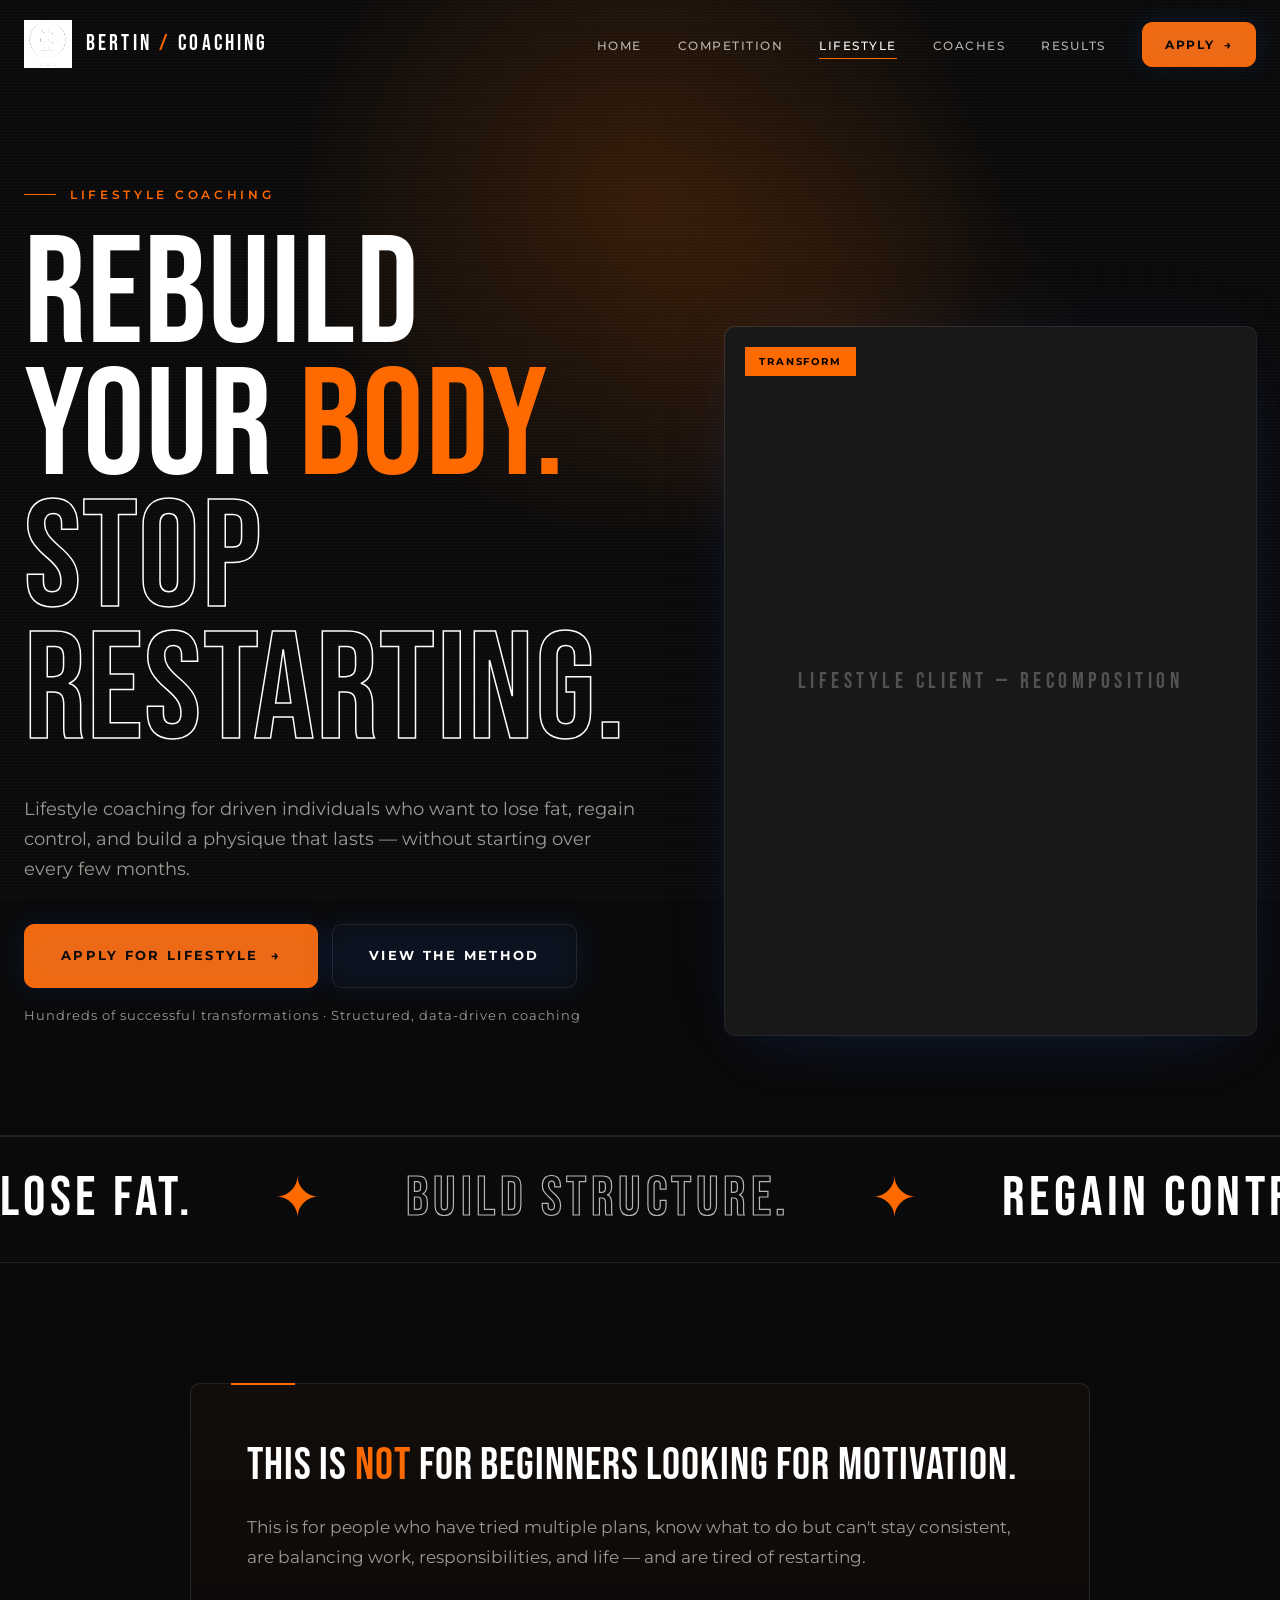
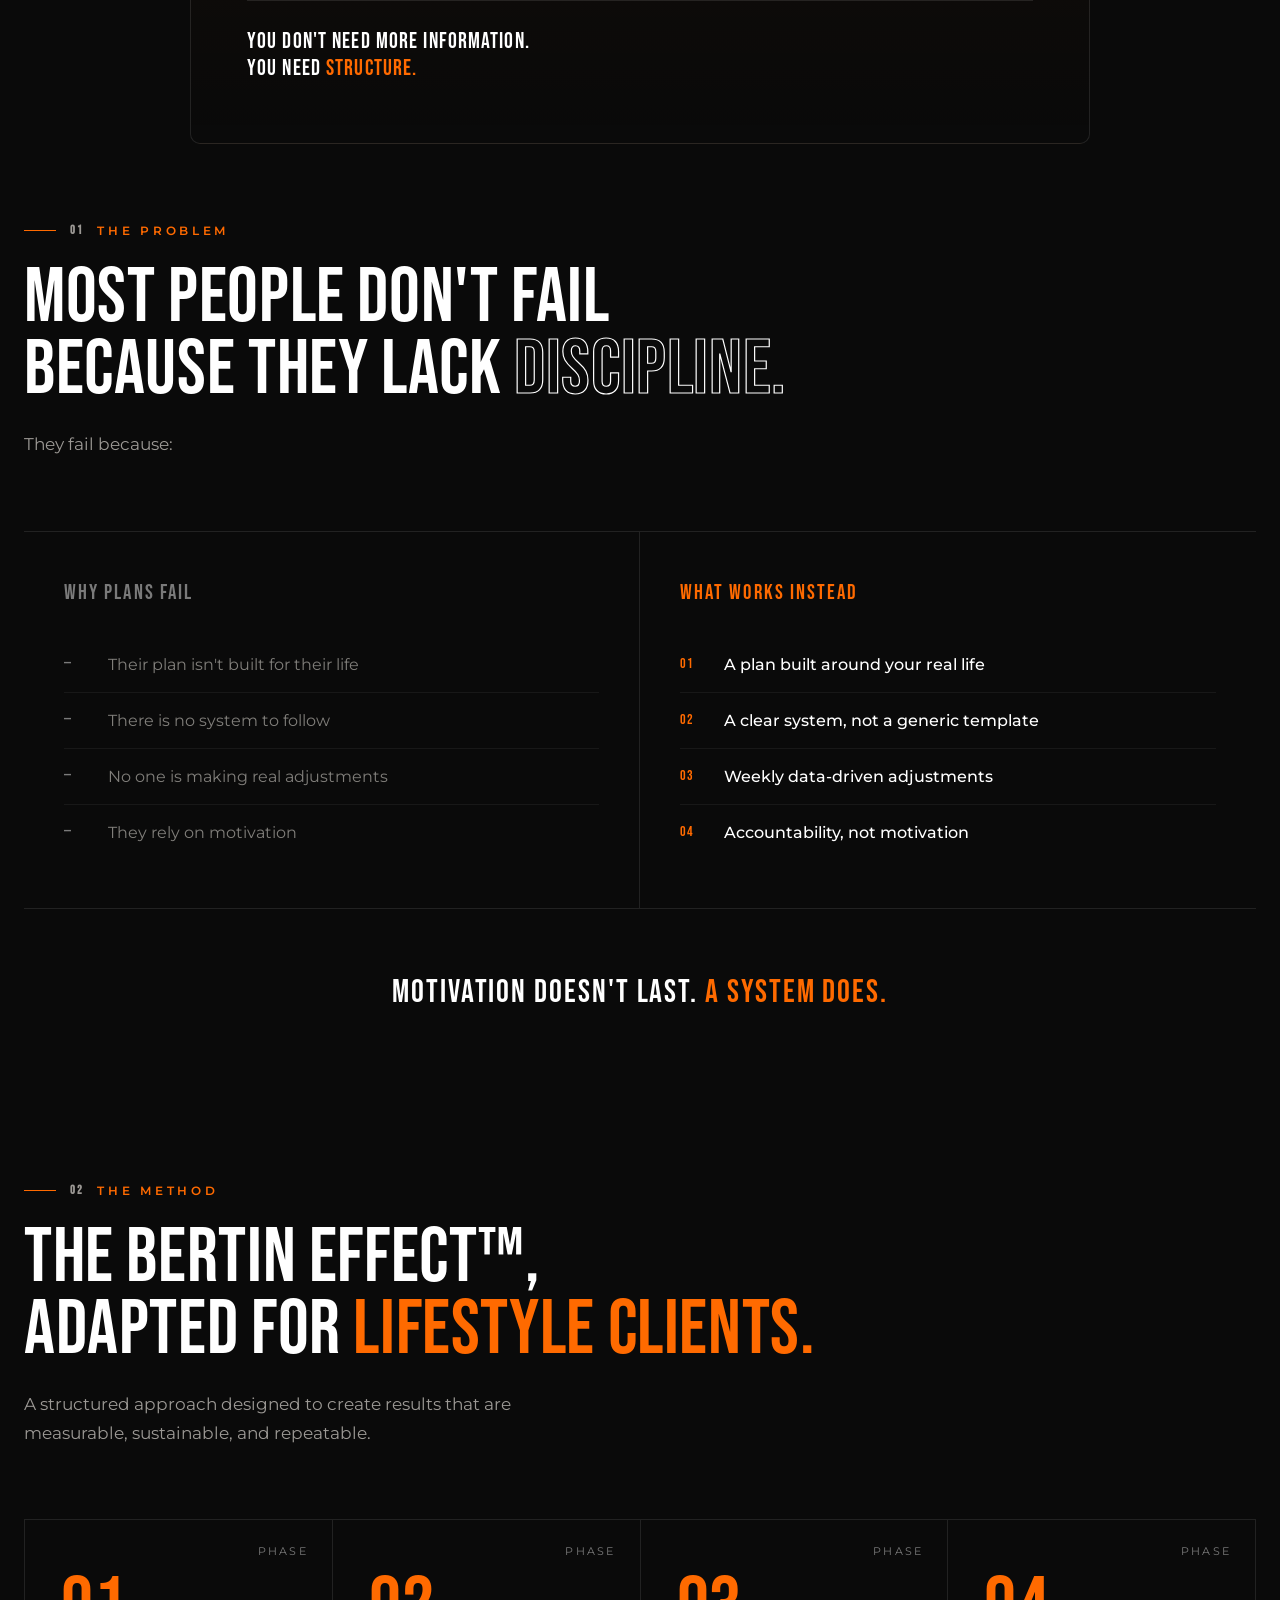
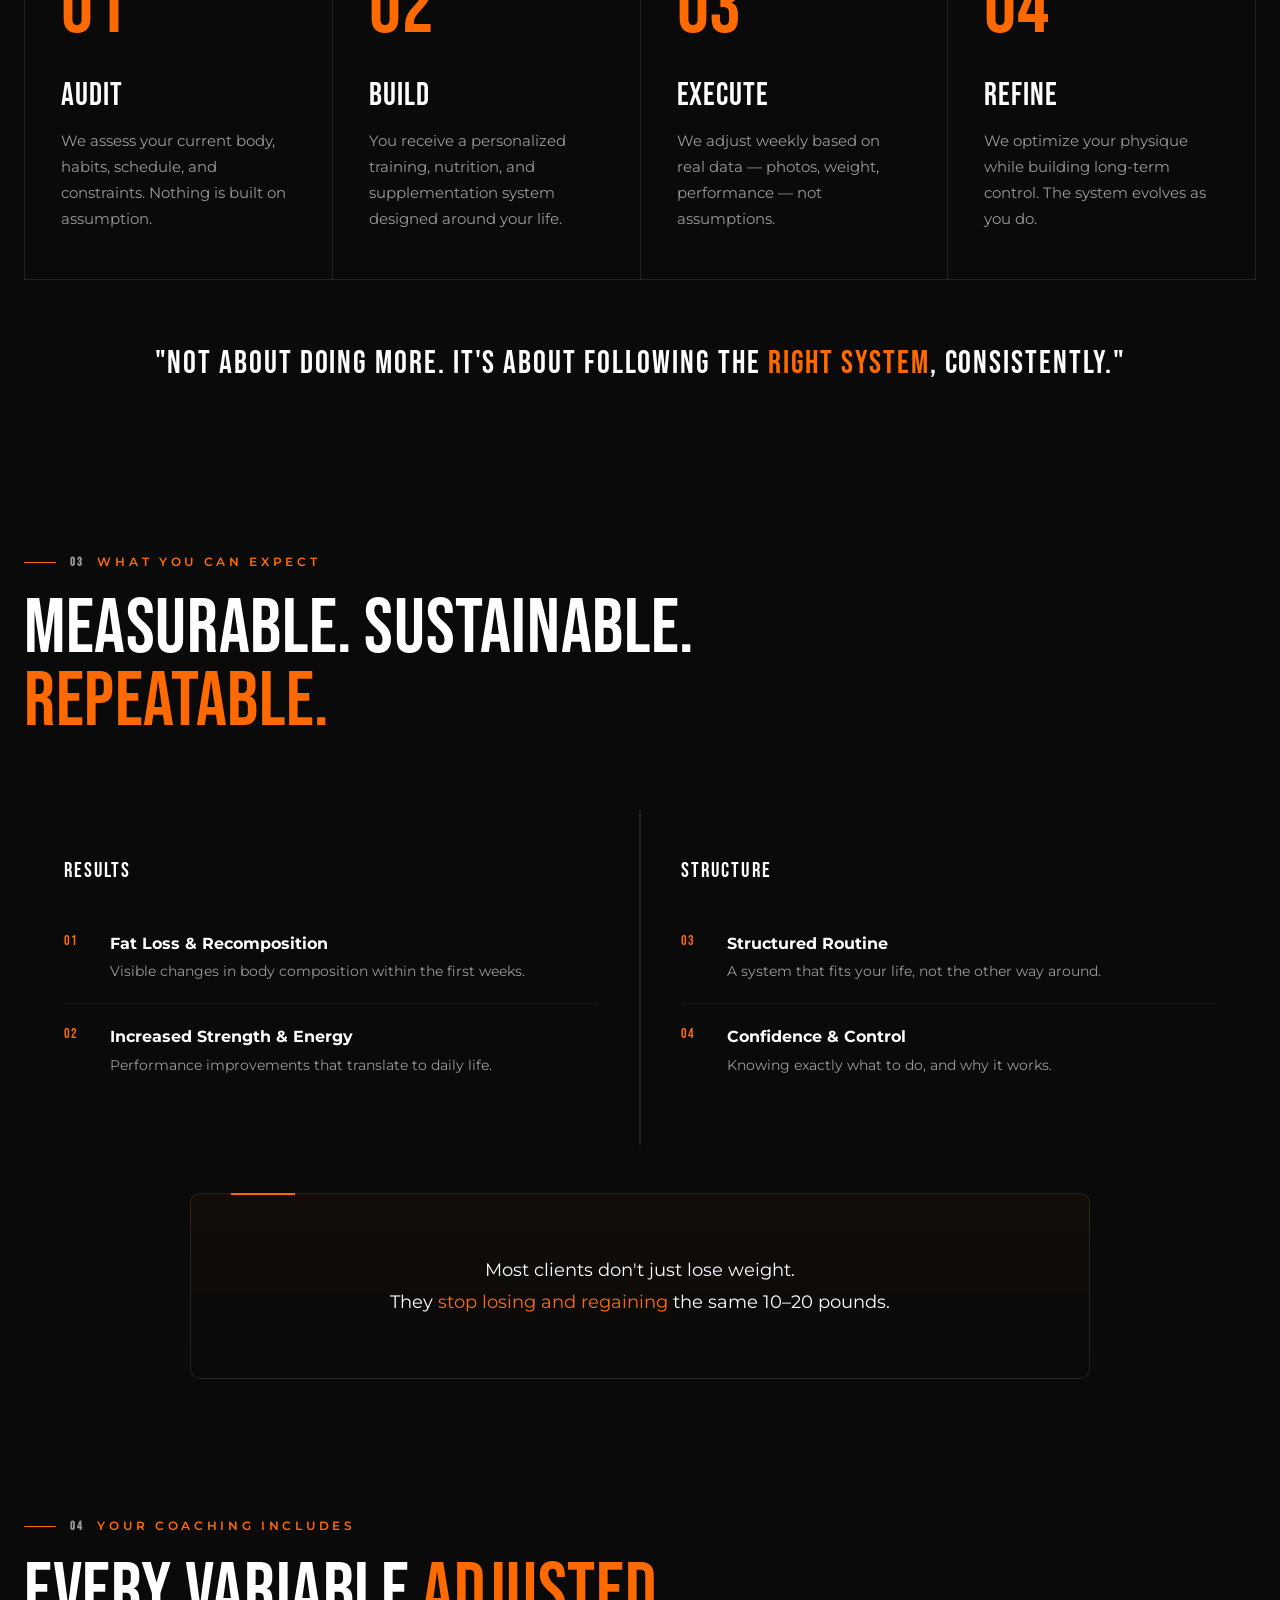
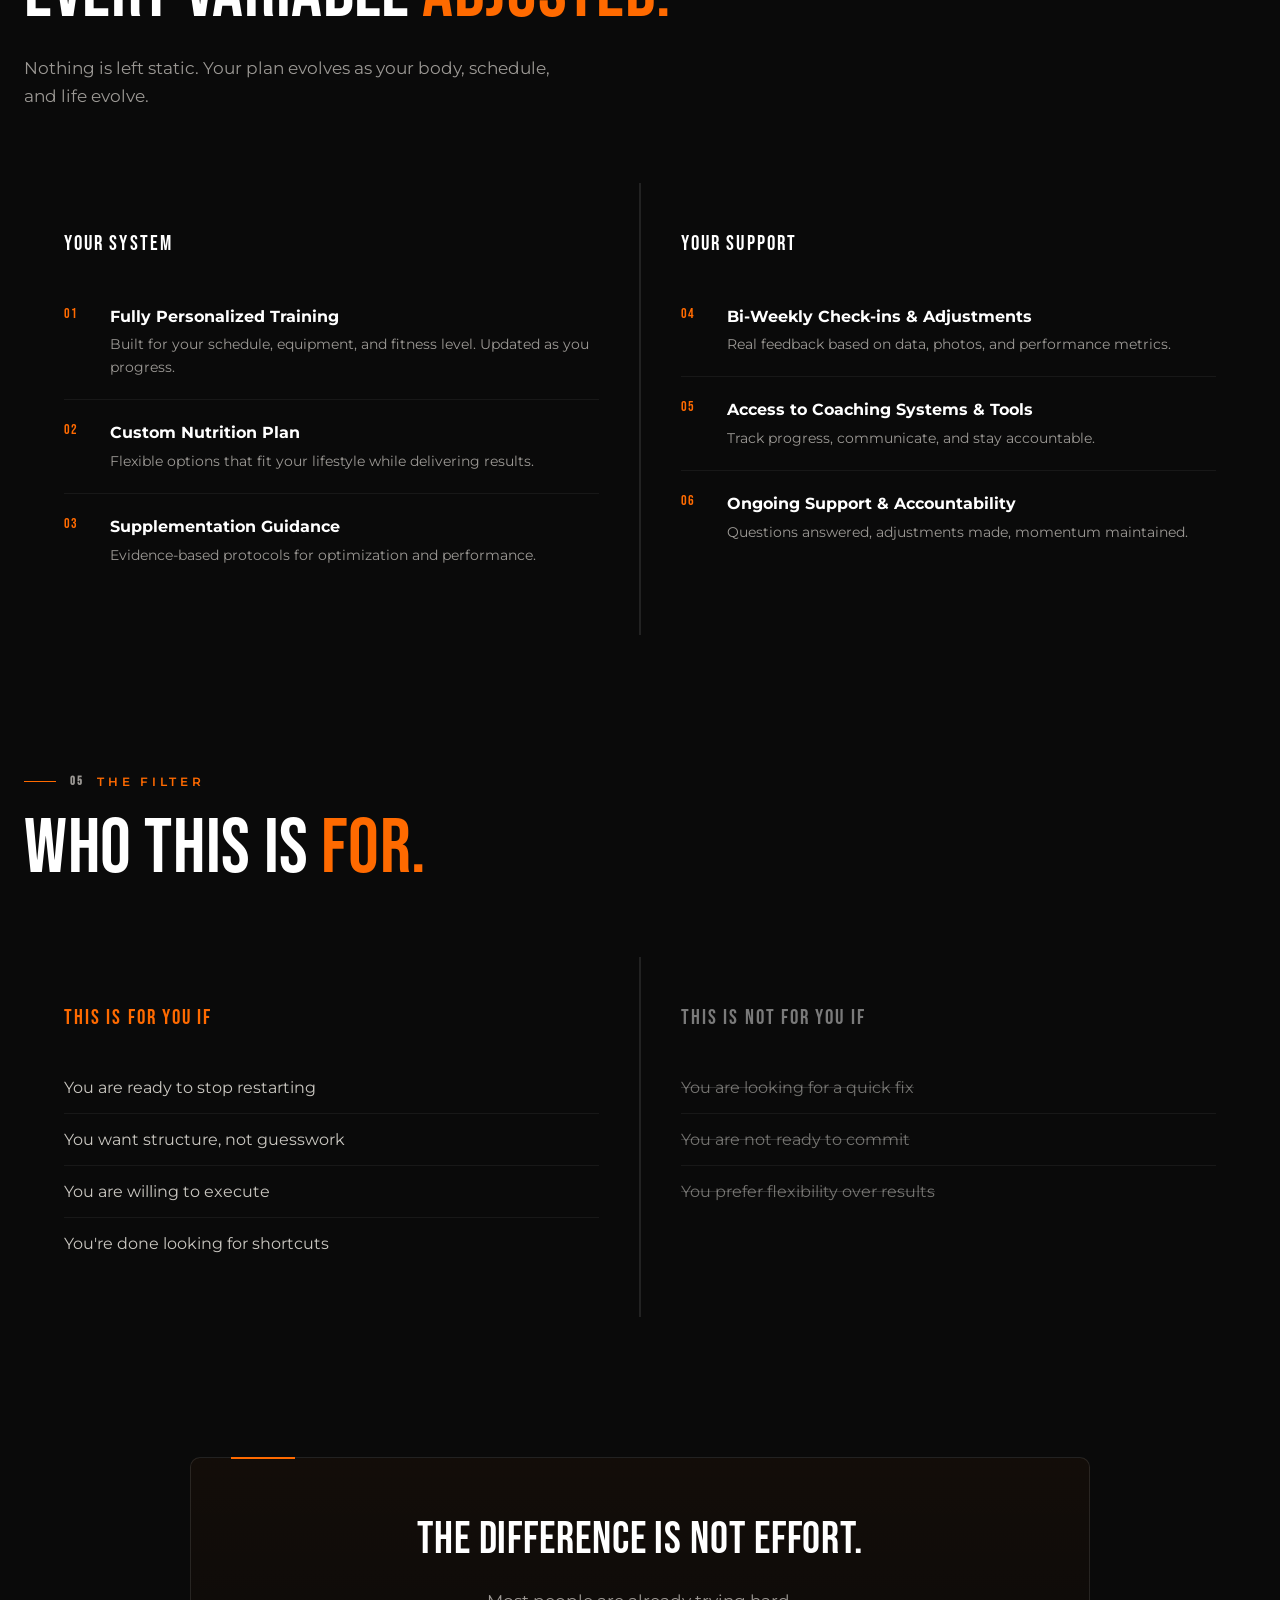
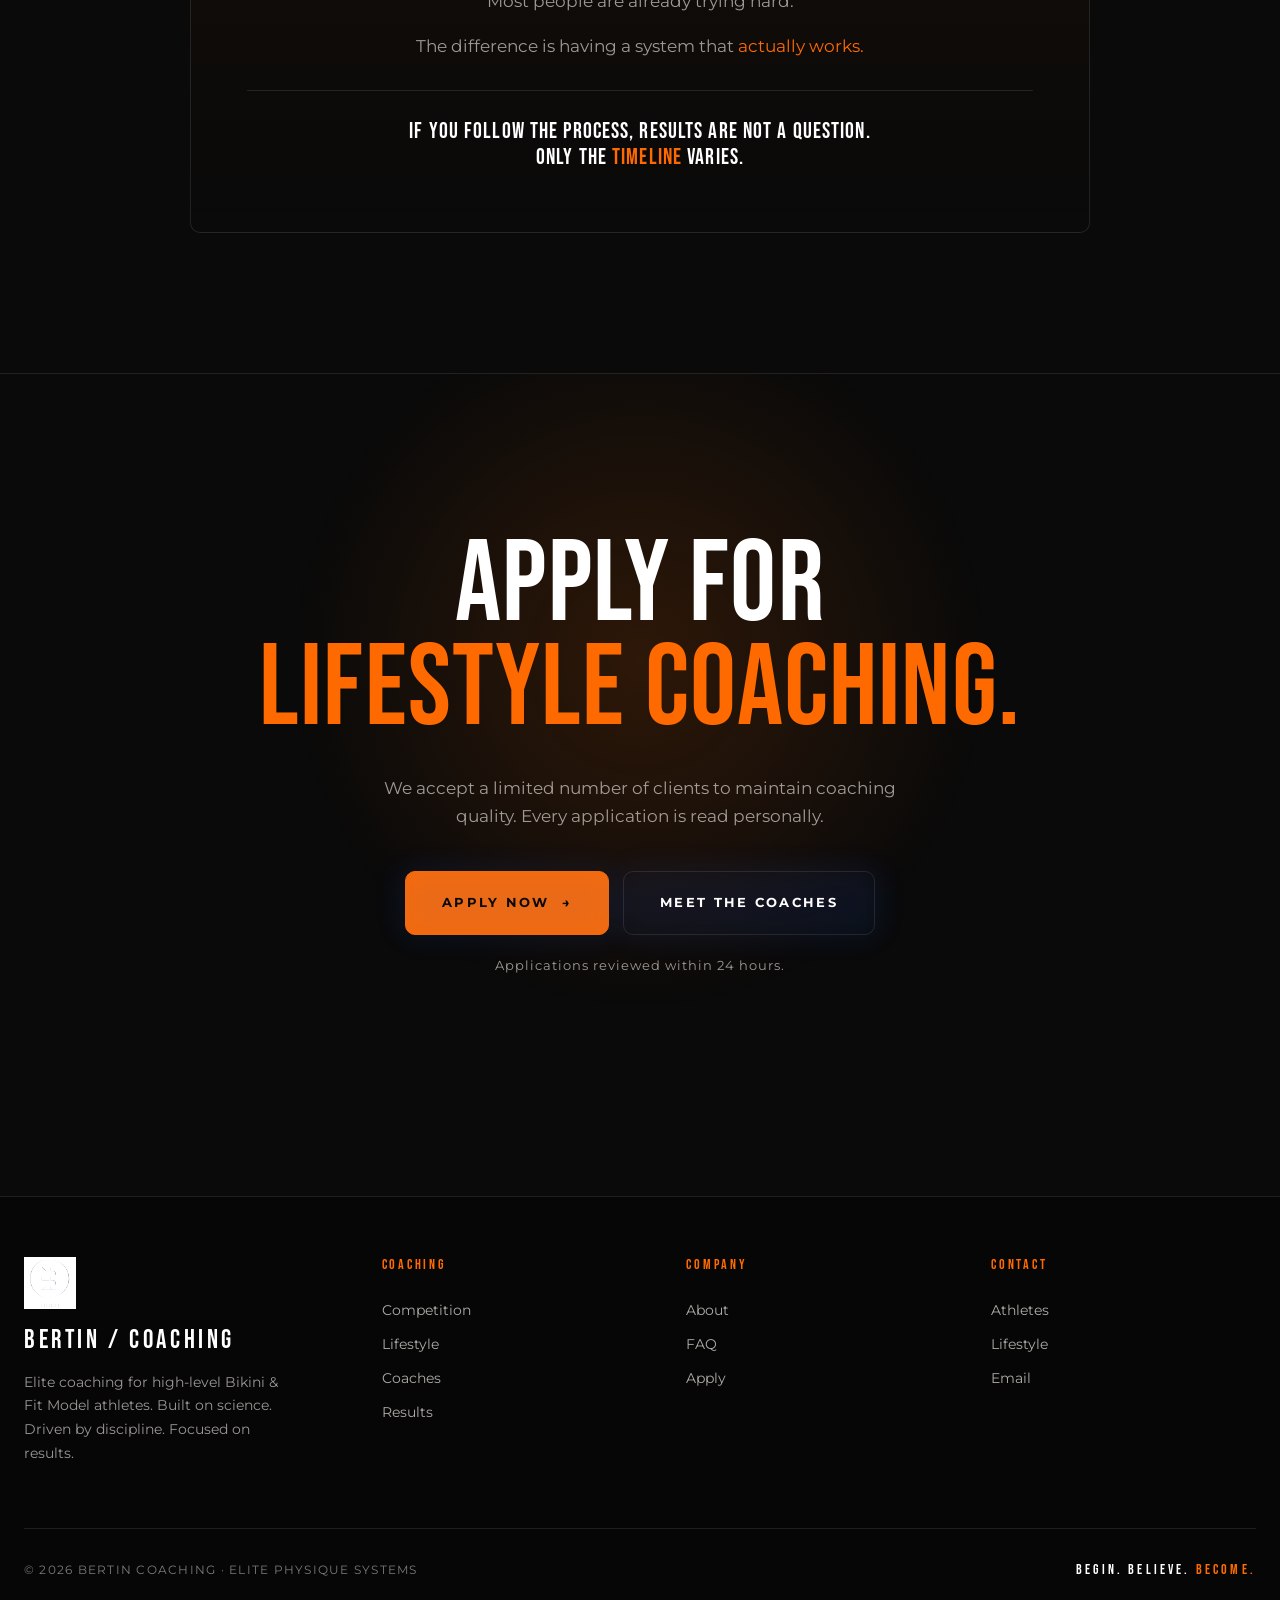
<file: lifestyle/index.html>
<!DOCTYPE html>
<html lang="en">
<head>
  <meta charset="UTF-8" />
  <meta name="viewport" content="width=device-width, initial-scale=1.0" />
  <title>Lifestyle Coaching | Bertin Coaching — Rebuild With Structure</title>
  <meta name="description" content="Premium lifestyle coaching for driven individuals who want to lose fat, regain control, and build a physique that lasts. Structured, data-driven coaching." />
  <link rel="preconnect" href="https://fonts.googleapis.com" />
  <link rel="preconnect" href="https://fonts.gstatic.com" crossorigin />
  <link href="https://fonts.googleapis.com/css2?family=Bebas+Neue&family=Montserrat:wght@300;400;500;600;700;800&display=swap" rel="stylesheet" />
  <link rel="stylesheet" href="../styles.css" />
</head>
<body>
  <div class="bg-fx" id="bgFx" aria-hidden="true"></div>
  <div class="grain" aria-hidden="true"></div>

  <div class="wrap">
    <nav class="nav" id="nav">
      <div class="nav-inner">
        <a href="../" class="logo" aria-label="Bertin Coaching home">
          <img src="../logo-white.jpg" alt="Bertin Coaching" />
          <span class="logo-text">Bertin <span style="color:var(--orange)">/</span> Coaching</span>
        </a>
        <ul class="nav-links">
          <li><a href="../">Home</a></li>
          <li><a href="../competition/">Competition</a></li>
          <li><a href="../lifestyle/" class="active">Lifestyle</a></li>
          <li><a href="../coaches/">Coaches</a></li>
          <li><a href="../results/">Results</a></li>
          <li><a href="#apply" class="nav-cta">Apply <span class="btn-arrow">→</span></a></li>
        </ul>
        <button class="menu-btn" id="menuBtn" aria-label="Open menu"><span></span><span></span><span></span></button>
      </div>
      <div class="mobile-menu" id="mobileMenu">
        <a href="../">Home</a>
        <a href="../competition/">Competition</a>
        <a href="../lifestyle/">Lifestyle</a>
        <a href="../coaches/">Coaches</a>
        <a href="../results/">Results</a>
        <a href="#apply">Apply Now</a>
      </div>
    </nav>

    <!-- PAGE HERO -->
    <section class="page-hero">
      <div class="container-wide">
        <div class="split">
          <div>
            <div class="eyebrow reveal">Lifestyle Coaching</div>
            <h1 class="reveal delay-1">REBUILD<br/>YOUR <span class="accent">BODY.</span><br/><span class="stroke">STOP RESTARTING.</span></h1>
            <p class="lede reveal delay-2">Lifestyle coaching for driven individuals who want to lose fat, regain control, and build a physique that lasts — without starting over every few months.</p>
            <div class="actions reveal delay-3">
              <a href="https://bertincoaching.com/lifestyle-booking" class="btn btn-primary btn-large">Apply for Lifestyle <span class="btn-arrow">→</span></a>
              <a href="#method" class="btn btn-secondary btn-large">View the Method</a>
            </div>
            <p class="micro reveal delay-4">Hundreds of successful transformations · Structured, data-driven coaching</p>
          </div>
          <div class="hero-photo reveal delay-2" data-label="Lifestyle Client — Recomposition">
            <span class="tag">Transform</span>
          </div>
        </div>
      </div>
    </section>

    <!-- TICKER -->
    <section class="ticker" aria-hidden="true">
      <div class="ticker-track">
        <span>Lose Fat.</span><span class="sep">✦</span>
        <span class="muted">Build Structure.</span><span class="sep">✦</span>
        <span>Regain Control.</span><span class="sep">✦</span>
        <span class="muted">Stop Restarting.</span><span class="sep">✦</span>
        <span>Lose Fat.</span><span class="sep">✦</span>
        <span class="muted">Build Structure.</span><span class="sep">✦</span>
        <span>Regain Control.</span><span class="sep">✦</span>
        <span class="muted">Stop Restarting.</span><span class="sep">✦</span>
      </div>
    </section>

    <!-- CALLOUT: Not for beginners -->
    <section class="section" style="padding:120px 0 0">
      <div class="container">
        <div class="callout reveal">
          <h3>This is <span class="accent">not</span> for beginners looking for motivation.</h3>
          <p>This is for people who have tried multiple plans, know what to do but can't stay consistent, are balancing work, responsibilities, and life — and are tired of restarting.</p>
          <div class="final">You don't need more information.<br/>You need <span class="accent">structure.</span></div>
        </div>
      </div>
    </section>

    <!-- PROBLEM -->
    <section class="section" style="padding-top:80px">
      <div class="container">
        <div class="section-head reveal">
          <div class="section-label"><span class="num">01</span> The Problem</div>
          <h2>Most people don't fail<br/>because they lack <span class="stroke">discipline.</span></h2>
          <p>They fail because:</p>
        </div>
        <div class="why-grid">
          <div class="why-col others reveal">
            <h4>WHY PLANS FAIL</h4>
            <ul class="why-list">
              <li><span class="mark">—</span> Their plan isn't built for their life</li>
              <li><span class="mark">—</span> There is no system to follow</li>
              <li><span class="mark">—</span> No one is making real adjustments</li>
              <li><span class="mark">—</span> They rely on motivation</li>
            </ul>
          </div>
          <div class="why-col us reveal delay-1">
            <h4>WHAT WORKS INSTEAD</h4>
            <ul class="why-list">
              <li><span class="mark">01</span> A plan built around your real life</li>
              <li><span class="mark">02</span> A clear system, not a generic template</li>
              <li><span class="mark">03</span> Weekly data-driven adjustments</li>
              <li><span class="mark">04</span> Accountability, not motivation</li>
            </ul>
          </div>
        </div>
        <p class="method-tagline reveal" style="margin-top:64px">Motivation doesn't last. <span class="accent">A system does.</span></p>
      </div>
    </section>

    <!-- METHOD -->
    <section class="section" id="method" style="padding-top:0">
      <div class="container">
        <div class="section-head reveal">
          <div class="section-label"><span class="num">02</span> The Method</div>
          <h2>The Bertin Effect™,<br/>adapted for <span class="accent">lifestyle clients.</span></h2>
          <p>A structured approach designed to create results that are measurable, sustainable, and repeatable.</p>
        </div>
        <div class="method-grid">
          <div class="method-card reveal">
            <span class="marker">Phase</span>
            <div class="number">01</div>
            <h3>Audit</h3>
            <p>We assess your current body, habits, schedule, and constraints. Nothing is built on assumption.</p>
          </div>
          <div class="method-card reveal delay-1">
            <span class="marker">Phase</span>
            <div class="number">02</div>
            <h3>Build</h3>
            <p>You receive a personalized training, nutrition, and supplementation system designed around your life.</p>
          </div>
          <div class="method-card reveal delay-2">
            <span class="marker">Phase</span>
            <div class="number">03</div>
            <h3>Execute</h3>
            <p>We adjust weekly based on real data — photos, weight, performance — not assumptions.</p>
          </div>
          <div class="method-card reveal delay-3">
            <span class="marker">Phase</span>
            <div class="number">04</div>
            <h3>Refine</h3>
            <p>We optimize your physique while building long-term control. The system evolves as you do.</p>
          </div>
        </div>
        <p class="method-tagline reveal">"Not about doing more. It's about following the <span class="accent">right system</span>, consistently."</p>
      </div>
    </section>

    <!-- WHAT YOU CAN EXPECT -->
    <section class="section" style="padding-top:0">
      <div class="container">
        <div class="section-head reveal">
          <div class="section-label"><span class="num">03</span> What You Can Expect</div>
          <h2>Measurable. Sustainable.<br/><span class="accent">Repeatable.</span></h2>
        </div>
        <div class="exp-two-col">
          <div class="exp-card receive reveal">
            <h4>RESULTS</h4>
            <ul class="exp-list">
              <li><span class="idx">01</span><span><strong>Fat Loss &amp; Recomposition</strong><span>Visible changes in body composition within the first weeks.</span></span></li>
              <li><span class="idx">02</span><span><strong>Increased Strength &amp; Energy</strong><span>Performance improvements that translate to daily life.</span></span></li>
            </ul>
          </div>
          <div class="exp-card receive reveal delay-1">
            <h4>STRUCTURE</h4>
            <ul class="exp-list">
              <li><span class="idx">03</span><span><strong>Structured Routine</strong><span>A system that fits your life, not the other way around.</span></span></li>
              <li><span class="idx">04</span><span><strong>Confidence &amp; Control</strong><span>Knowing exactly what to do, and why it works.</span></span></li>
            </ul>
          </div>
        </div>
        <div class="callout reveal" style="margin-top:48px;text-align:center">
          <p style="font-size:1.15rem;color:var(--white)">Most clients don't just lose weight.<br/>They <span style="color:var(--orange)">stop losing and regaining</span> the same 10–20 pounds.</p>
        </div>
      </div>
    </section>

    <!-- COACHING INCLUDES -->
    <section class="section" style="padding-top:0">
      <div class="container">
        <div class="section-head reveal">
          <div class="section-label"><span class="num">04</span> Your Coaching Includes</div>
          <h2>Every variable <span class="accent">adjusted.</span></h2>
          <p>Nothing is left static. Your plan evolves as your body, schedule, and life evolve.</p>
        </div>
        <div class="exp-two-col">
          <div class="exp-card receive reveal">
            <h4>YOUR SYSTEM</h4>
            <ul class="exp-list">
              <li><span class="idx">01</span><span><strong>Fully Personalized Training</strong><span>Built for your schedule, equipment, and fitness level. Updated as you progress.</span></span></li>
              <li><span class="idx">02</span><span><strong>Custom Nutrition Plan</strong><span>Flexible options that fit your lifestyle while delivering results.</span></span></li>
              <li><span class="idx">03</span><span><strong>Supplementation Guidance</strong><span>Evidence-based protocols for optimization and performance.</span></span></li>
            </ul>
          </div>
          <div class="exp-card receive reveal delay-1">
            <h4>YOUR SUPPORT</h4>
            <ul class="exp-list">
              <li><span class="idx">04</span><span><strong>Bi-Weekly Check-ins &amp; Adjustments</strong><span>Real feedback based on data, photos, and performance metrics.</span></span></li>
              <li><span class="idx">05</span><span><strong>Access to Coaching Systems &amp; Tools</strong><span>Track progress, communicate, and stay accountable.</span></span></li>
              <li><span class="idx">06</span><span><strong>Ongoing Support &amp; Accountability</strong><span>Questions answered, adjustments made, momentum maintained.</span></span></li>
            </ul>
          </div>
        </div>
      </div>
    </section>

    <!-- FILTER -->
    <section class="section" style="padding-top:0">
      <div class="container">
        <div class="section-head reveal">
          <div class="section-label"><span class="num">05</span> The Filter</div>
          <h2>Who this is <span class="accent">for.</span></h2>
        </div>
        <div class="filter-grid">
          <div class="filter-card for reveal">
            <h4>THIS IS FOR YOU IF</h4>
            <ul class="filter-list">
              <li>You are ready to stop restarting</li>
              <li>You want structure, not guesswork</li>
              <li>You are willing to execute</li>
              <li>You're done looking for shortcuts</li>
            </ul>
          </div>
          <div class="filter-card not reveal delay-1">
            <h4>THIS IS NOT FOR YOU IF</h4>
            <ul class="filter-list">
              <li>You are looking for a quick fix</li>
              <li>You are not ready to commit</li>
              <li>You prefer flexibility over results</li>
            </ul>
          </div>
        </div>
      </div>
    </section>

    <!-- DIFFERENCE -->
    <section class="section" style="padding-top:0">
      <div class="container">
        <div class="callout reveal" style="text-align:center">
          <h3>The difference is not <span class="stroke">effort.</span></h3>
          <p>Most people are already trying hard.</p>
          <p>The difference is having a system that <span style="color:var(--orange)">actually works.</span></p>
          <div class="final">If you follow the process, results are not a question.<br/>Only the <span class="accent">timeline</span> varies.</div>
        </div>
      </div>
    </section>

    <!-- FINAL CTA -->
    <section class="final-cta" id="apply">
      <div class="content container reveal">
        <h2>Apply for<br/><span class="accent">Lifestyle Coaching.</span></h2>
        <p>We accept a limited number of clients to maintain coaching quality. Every application is read personally.</p>
        <div style="display:flex;gap:14px;justify-content:center;flex-wrap:wrap">
          <a href="https://bertincoaching.com/lifestyle-booking" class="btn btn-primary btn-large">Apply Now <span class="btn-arrow">→</span></a>
          <a href="../#coaches" class="btn btn-secondary btn-large">Meet the Coaches</a>
        </div>
        <p class="hero-micro">Applications reviewed within 24 hours.</p>
      </div>
    </section>

    <!-- FOOTER -->
    <footer>
      <div class="container">
        <div class="foot-grid">
          <div class="foot-brand">
            <img src="../logo-white.jpg" alt="Bertin Coaching" />
            <div class="name">Bertin / Coaching</div>
            <p>Elite coaching for high-level Bikini &amp; Fit Model athletes. Built on science. Driven by discipline. Focused on results.</p>
          </div>
          <div class="foot-col">
            <h5>Coaching</h5>
            <a href="../competition/">Competition</a>
            <a href="../lifestyle/">Lifestyle</a>
            <a href="../#coaches">Coaches</a>
            <a href="../results/">Results</a>
          </div>
          <div class="foot-col">
            <h5>Company</h5>
            <a href="../#coaches">About</a>
            <a href="../#faq">FAQ</a>
            <a href="#apply">Apply</a>
          </div>
          <div class="foot-col">
            <h5>Contact</h5>
            <a href="https://bertincoaching.com/athletes-application-form">Athletes</a>
            <a href="https://bertincoaching.com/lifestyle-booking">Lifestyle</a>
            <a href="mailto:hello@bertincoaching.com">Email</a>
          </div>
        </div>
        <div class="foot-bottom">
          <p>© 2026 Bertin Coaching · Elite Physique Systems</p>
          <div class="tag">Begin. Believe. <span class="accent">Become.</span></div>
        </div>
      </div>
    </footer>
  </div>

  <script src="../site.js"></script>
</body>
</html>
</file>
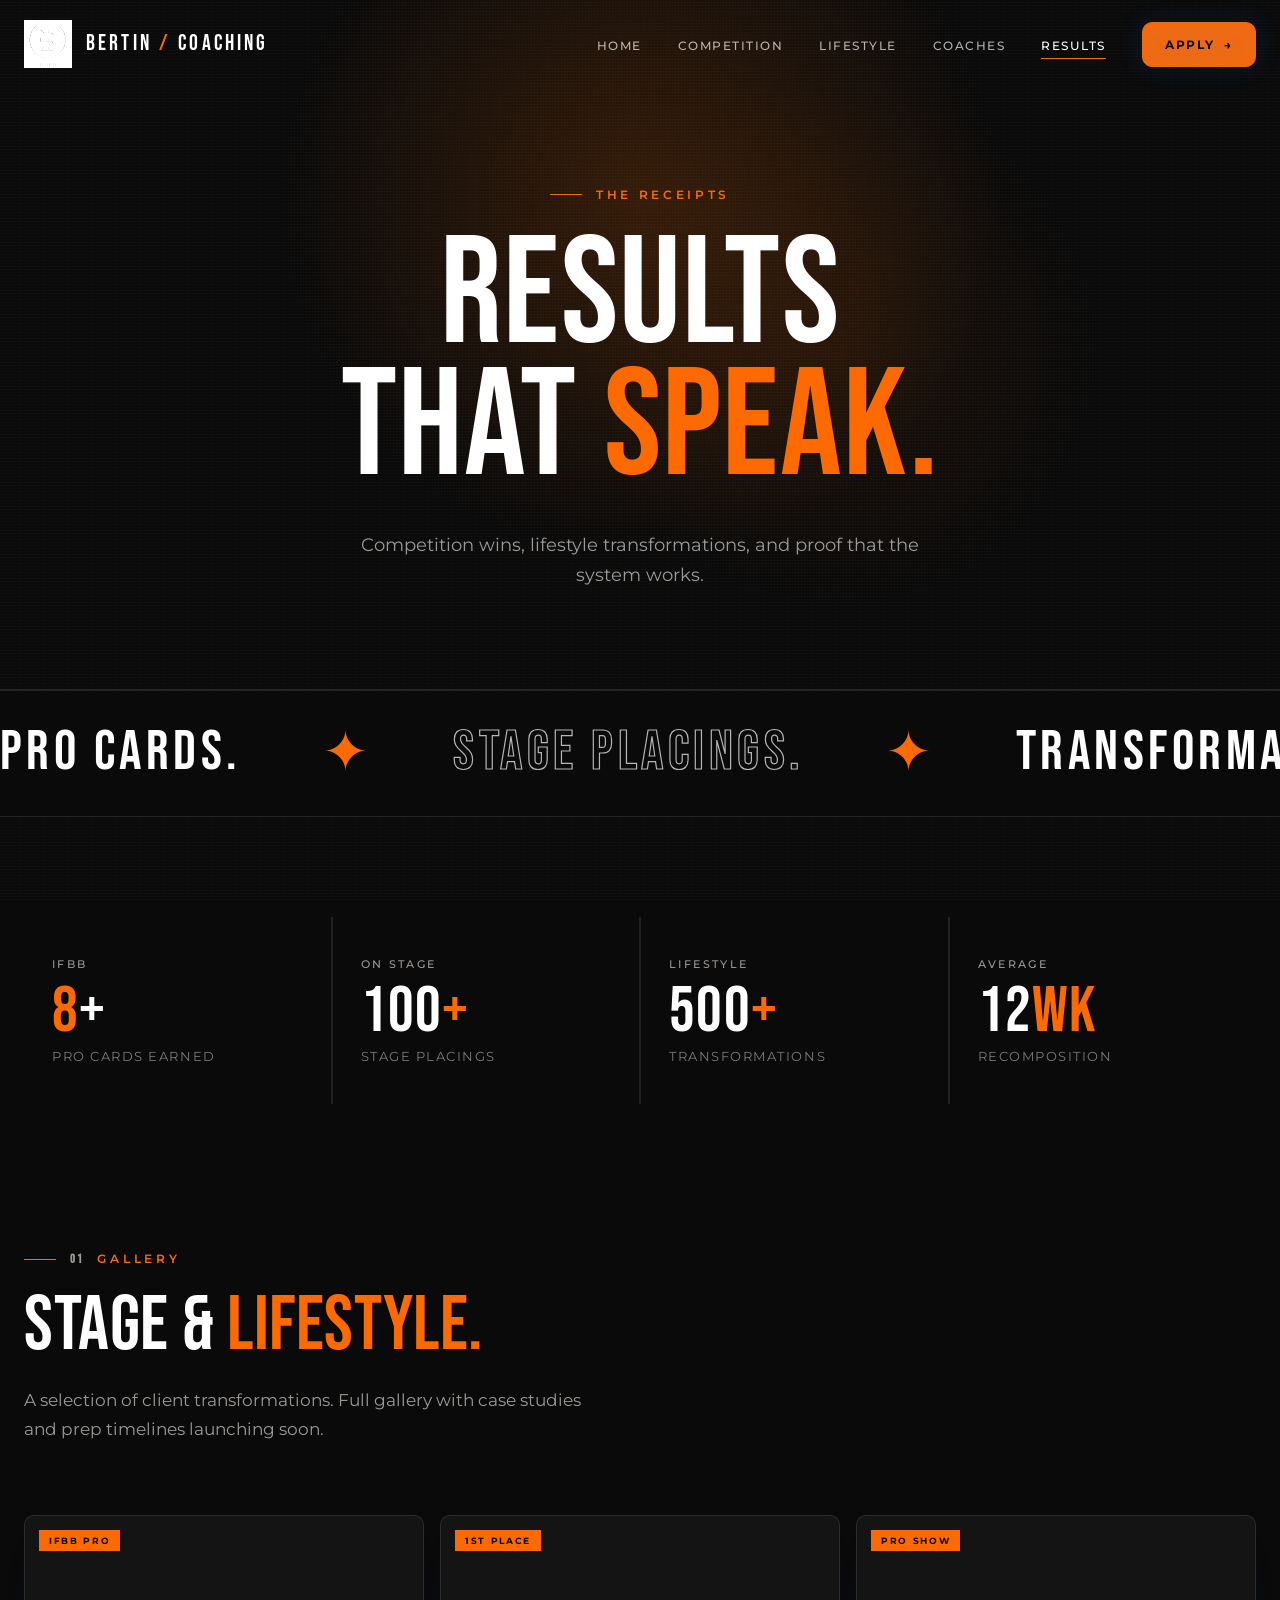
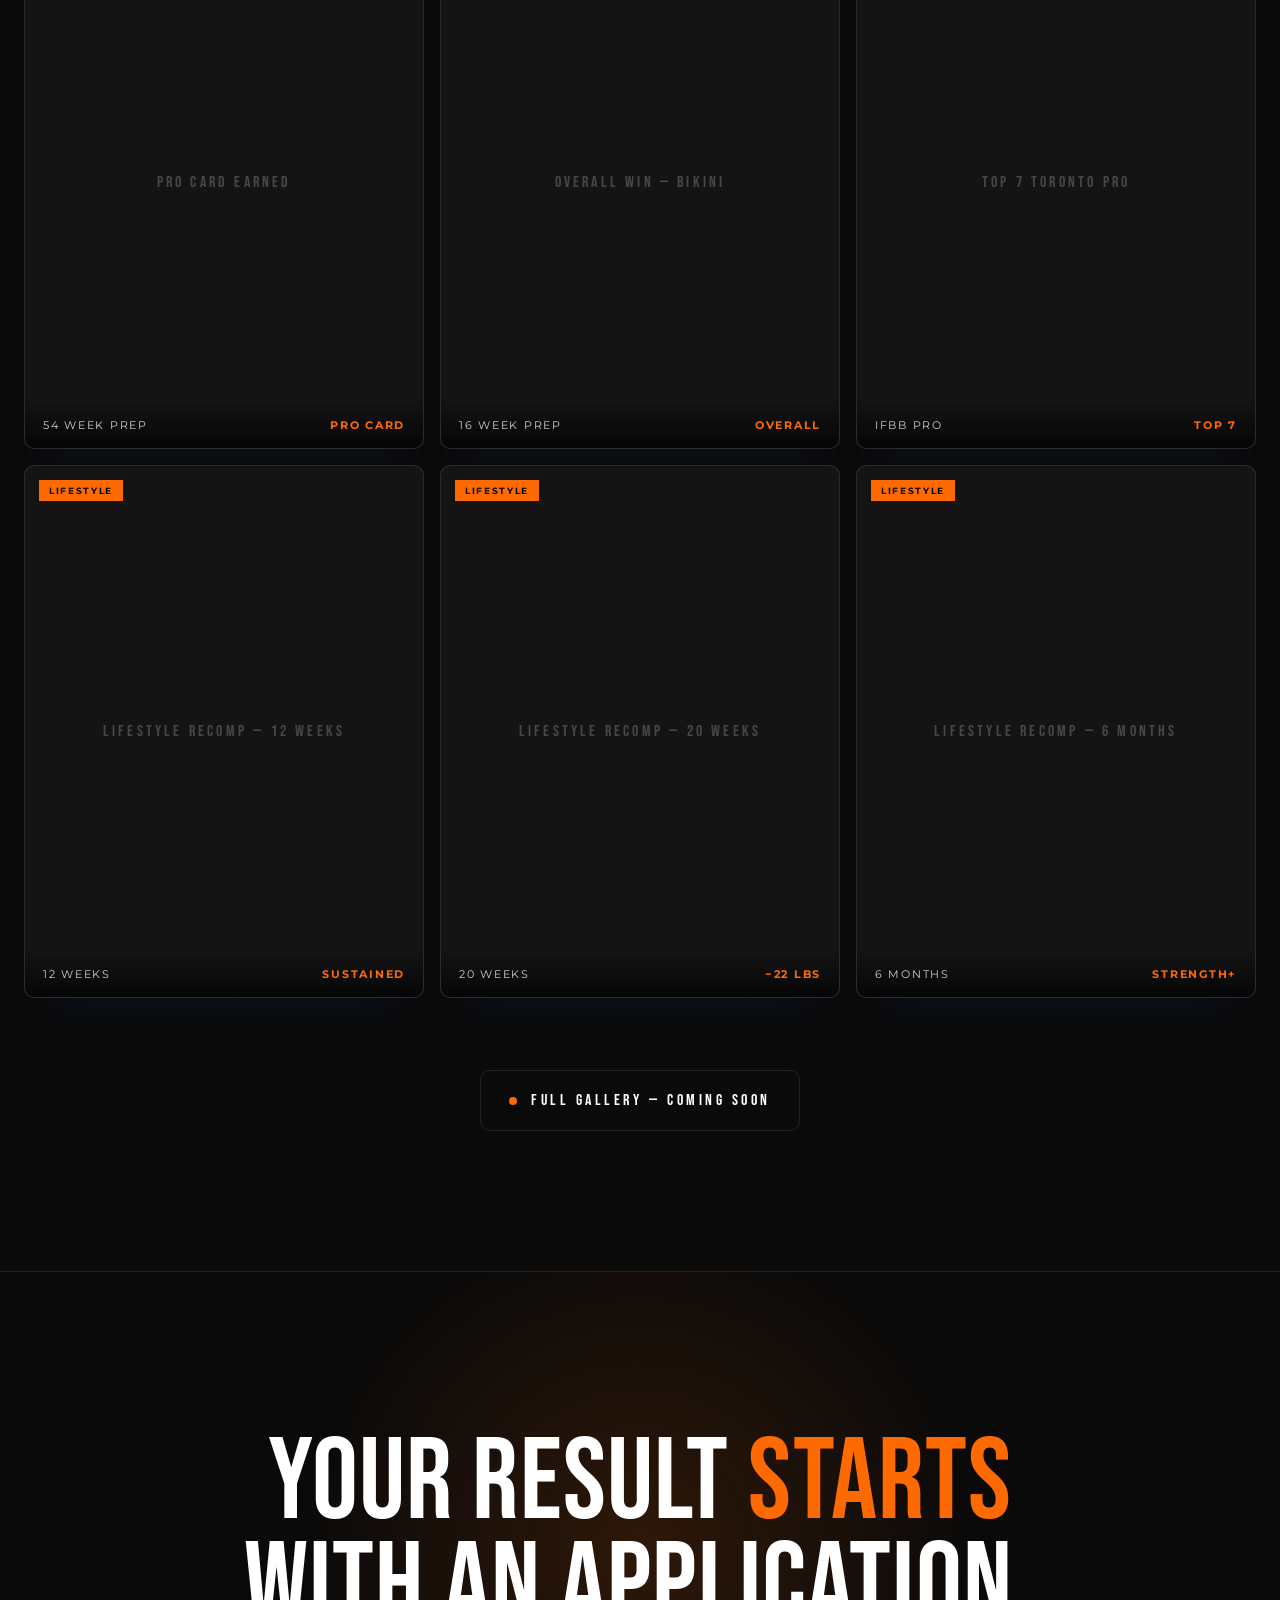
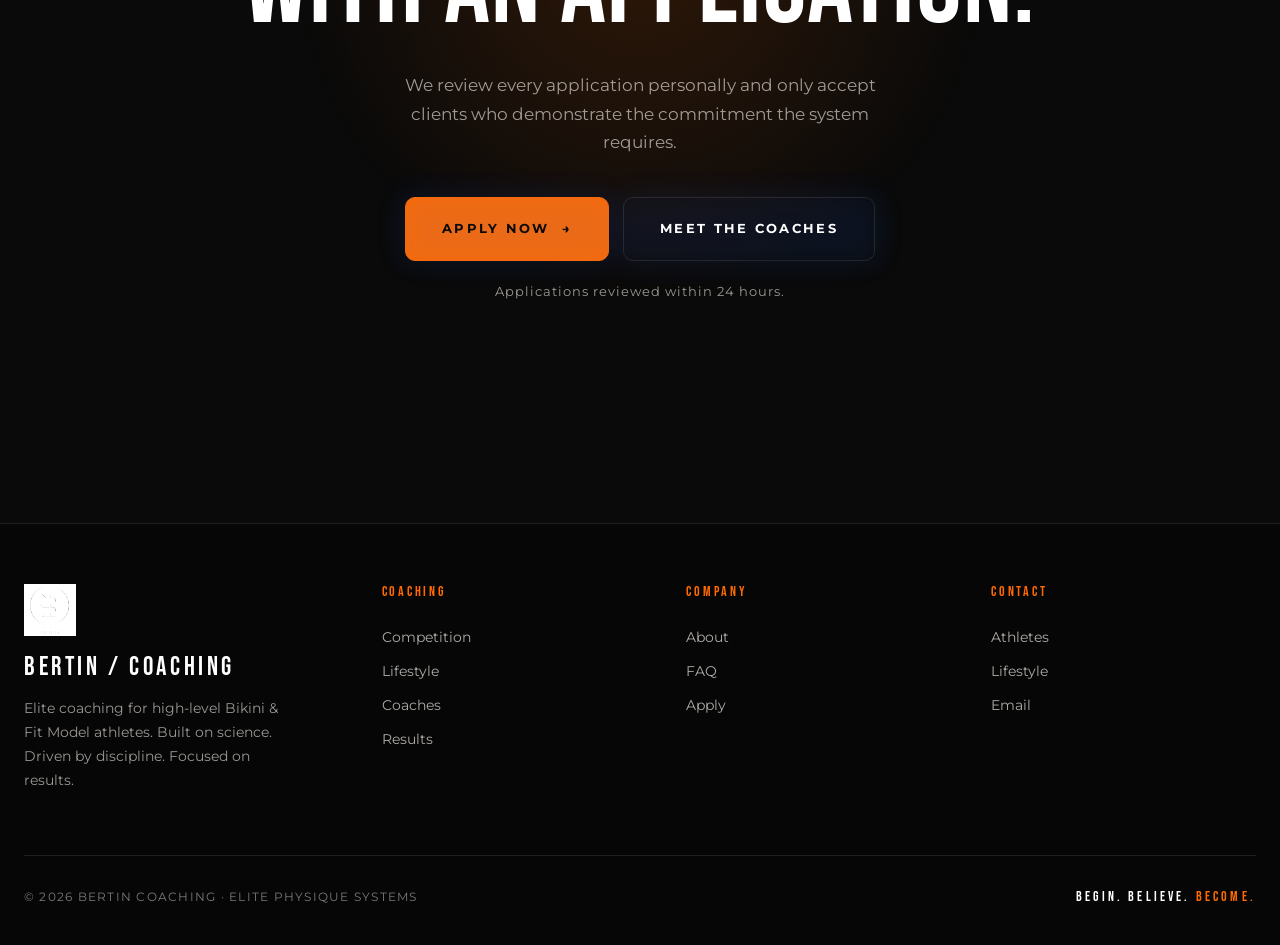
<file: results/index.html>
<!DOCTYPE html>
<html lang="en">
<head>
  <meta charset="UTF-8" />
  <meta name="viewport" content="width=device-width, initial-scale=1.0" />
  <title>Results | Bertin Coaching — Proof That Works</title>
  <meta name="description" content="Real results from real clients. Competition wins, lifestyle transformations, and physique improvements that speak for themselves." />
  <link rel="preconnect" href="https://fonts.googleapis.com" />
  <link rel="preconnect" href="https://fonts.gstatic.com" crossorigin />
  <link href="https://fonts.googleapis.com/css2?family=Bebas+Neue&family=Montserrat:wght@300;400;500;600;700;800&display=swap" rel="stylesheet" />
  <link rel="stylesheet" href="../styles.css" />
</head>
<body>
  <div class="bg-fx" id="bgFx" aria-hidden="true"></div>
  <div class="grain" aria-hidden="true"></div>

  <div class="wrap">
    <nav class="nav" id="nav">
      <div class="nav-inner">
        <a href="../" class="logo" aria-label="Bertin Coaching home">
          <img src="../logo-white.jpg" alt="Bertin Coaching" />
          <span class="logo-text">Bertin <span style="color:var(--orange)">/</span> Coaching</span>
        </a>
        <ul class="nav-links">
          <li><a href="../">Home</a></li>
          <li><a href="../competition/">Competition</a></li>
          <li><a href="../lifestyle/">Lifestyle</a></li>
          <li><a href="../coaches/">Coaches</a></li>
          <li><a href="../results/" class="active">Results</a></li>
          <li><a href="../#apply" class="nav-cta">Apply <span class="btn-arrow">→</span></a></li>
        </ul>
        <button class="menu-btn" id="menuBtn" aria-label="Open menu"><span></span><span></span><span></span></button>
      </div>
      <div class="mobile-menu" id="mobileMenu">
        <a href="../">Home</a>
        <a href="../competition/">Competition</a>
        <a href="../lifestyle/">Lifestyle</a>
        <a href="../coaches/">Coaches</a>
        <a href="../results/">Results</a>
        <a href="../#apply">Apply Now</a>
      </div>
    </nav>

    <!-- PAGE HERO -->
    <section class="page-hero">
      <div class="container">
        <div style="text-align:center;max-width:900px;margin:0 auto">
          <div class="eyebrow reveal" style="justify-content:center">The Receipts</div>
          <h1 class="reveal delay-1" style="text-align:center">RESULTS<br/>THAT <span class="accent">SPEAK.</span></h1>
          <p class="lede reveal delay-2" style="margin-left:auto;margin-right:auto">Competition wins, lifestyle transformations, and proof that the system works.</p>
        </div>
      </div>
    </section>

    <!-- TICKER -->
    <section class="ticker" aria-hidden="true">
      <div class="ticker-track">
        <span>Pro Cards.</span><span class="sep">✦</span>
        <span class="muted">Stage Placings.</span><span class="sep">✦</span>
        <span>Transformations.</span><span class="sep">✦</span>
        <span class="muted">Built to Win.</span><span class="sep">✦</span>
        <span>Pro Cards.</span><span class="sep">✦</span>
        <span class="muted">Stage Placings.</span><span class="sep">✦</span>
        <span>Transformations.</span><span class="sep">✦</span>
        <span class="muted">Built to Win.</span><span class="sep">✦</span>
      </div>
    </section>

    <!-- STATS -->
    <section class="section" style="padding:100px 0">
      <div class="container">
        <div class="results-grid">
          <div class="result-stat reveal">
            <div class="label">IFBB</div>
            <div class="value"><span class="accent">8</span>+</div>
            <span class="unit">Pro Cards Earned</span>
          </div>
          <div class="result-stat reveal delay-1">
            <div class="label">On Stage</div>
            <div class="value">100<span class="accent">+</span></div>
            <span class="unit">Stage Placings</span>
          </div>
          <div class="result-stat reveal delay-2">
            <div class="label">Lifestyle</div>
            <div class="value">500<span class="accent">+</span></div>
            <span class="unit">Transformations</span>
          </div>
          <div class="result-stat reveal delay-3">
            <div class="label">Average</div>
            <div class="value">12<span class="accent">wk</span></div>
            <span class="unit">Recomposition</span>
          </div>
        </div>
      </div>
    </section>

    <!-- GALLERY COMING SOON -->
    <section class="section" style="padding-top:0">
      <div class="container">
        <div class="section-head reveal">
          <div class="section-label"><span class="num">01</span> Gallery</div>
          <h2>Stage &amp; <span class="accent">Lifestyle.</span></h2>
          <p>A selection of client transformations. Full gallery with case studies and prep timelines launching soon.</p>
        </div>
        <div class="transformations reveal">
          <div class="transformation" data-label="Pro Card Earned">
            <span class="tag">IFBB Pro</span>
            <div class="meta"><span>54 WEEK PREP</span><b>Pro Card</b></div>
          </div>
          <div class="transformation" data-label="Overall Win — Bikini">
            <span class="tag">1st Place</span>
            <div class="meta"><span>16 WEEK PREP</span><b>Overall</b></div>
          </div>
          <div class="transformation" data-label="Top 7 Toronto Pro">
            <span class="tag">Pro Show</span>
            <div class="meta"><span>IFBB PRO</span><b>Top 7</b></div>
          </div>
        </div>
        <div class="transformations reveal delay-1" style="margin-top:16px">
          <div class="transformation" data-label="Lifestyle Recomp — 12 Weeks">
            <span class="tag">Lifestyle</span>
            <div class="meta"><span>12 WEEKS</span><b>Sustained</b></div>
          </div>
          <div class="transformation" data-label="Lifestyle Recomp — 20 Weeks">
            <span class="tag">Lifestyle</span>
            <div class="meta"><span>20 WEEKS</span><b>−22 lbs</b></div>
          </div>
          <div class="transformation" data-label="Lifestyle Recomp — 6 Months">
            <span class="tag">Lifestyle</span>
            <div class="meta"><span>6 MONTHS</span><b>Strength+</b></div>
          </div>
        </div>
        <div style="text-align:center;margin-top:72px" class="reveal">
          <div style="display:inline-flex;align-items:center;gap:14px;padding:20px 28px;border:1px solid var(--line);font-family:var(--display);font-size:1rem;letter-spacing:.22em;color:var(--white);border-radius:10px">
            <span style="width:8px;height:8px;background:var(--orange);border-radius:50%;animation:pulse 2s infinite"></span>
            FULL GALLERY — COMING SOON
          </div>
        </div>
      </div>
    </section>

    <style>@keyframes pulse{0%,100%{opacity:1}50%{opacity:.3}}</style>

    <!-- FINAL CTA -->
    <section class="final-cta">
      <div class="content container reveal">
        <h2>Your result <span class="accent">starts</span><br/>with an application.</h2>
        <p>We review every application personally and only accept clients who demonstrate the commitment the system requires.</p>
        <div style="display:flex;gap:14px;justify-content:center;flex-wrap:wrap">
          <a href="https://bertincoaching.com/athletes-application-form" class="btn btn-primary btn-large">Apply Now <span class="btn-arrow">→</span></a>
          <a href="../#coaches" class="btn btn-secondary btn-large">Meet the Coaches</a>
        </div>
        <p class="hero-micro">Applications reviewed within 24 hours.</p>
      </div>
    </section>

    <!-- FOOTER -->
    <footer>
      <div class="container">
        <div class="foot-grid">
          <div class="foot-brand">
            <img src="../logo-white.jpg" alt="Bertin Coaching" />
            <div class="name">Bertin / Coaching</div>
            <p>Elite coaching for high-level Bikini &amp; Fit Model athletes. Built on science. Driven by discipline. Focused on results.</p>
          </div>
          <div class="foot-col">
            <h5>Coaching</h5>
            <a href="../competition/">Competition</a>
            <a href="../lifestyle/">Lifestyle</a>
            <a href="../#coaches">Coaches</a>
            <a href="../results/">Results</a>
          </div>
          <div class="foot-col">
            <h5>Company</h5>
            <a href="../#coaches">About</a>
            <a href="../#faq">FAQ</a>
            <a href="../#apply">Apply</a>
          </div>
          <div class="foot-col">
            <h5>Contact</h5>
            <a href="https://bertincoaching.com/athletes-application-form">Athletes</a>
            <a href="https://bertincoaching.com/lifestyle-booking">Lifestyle</a>
            <a href="mailto:hello@bertincoaching.com">Email</a>
          </div>
        </div>
        <div class="foot-bottom">
          <p>© 2026 Bertin Coaching · Elite Physique Systems</p>
          <div class="tag">Begin. Believe. <span class="accent">Become.</span></div>
        </div>
      </div>
    </footer>
  </div>

  <script src="../site.js"></script>
</body>
</html>
</file>
<file: styles.css>
:root{
  --orange:#FF6A00;
  --orange-soft:#FF8A33;
  --orange-deep:#D94F00;
  --black:#0A0A0A;
  --jet:#0A0A0A;
  --dark:#1A1A1A;
  --warm:#7A7A7A;
  --mid:#3A3A3A;
  --line:rgba(255,255,255,0.10);
  --line-soft:rgba(255,255,255,0.06);
  --blue:#2A6AFF;
  --blue-glow:rgba(42,106,255,0.08);
  --blue-glow-strong:rgba(42,106,255,0.10);
  --white:#FFFFFF;
  --cream:#F5F1EA;
  --muted:rgba(245,241,234,0.62);
  --text:#F5F1EA;
  --display:'Bebas Neue','Oswald','Helvetica Neue',Helvetica,Arial,sans-serif;
  --body:'Montserrat',system-ui,-apple-system,sans-serif;
}
*,*::before,*::after{box-sizing:border-box}
html{scroll-behavior:smooth}
body{margin:0;font-family:var(--body);color:var(--text);background:var(--jet);overflow-x:hidden;-webkit-font-smoothing:antialiased}
img{display:block;max-width:100%;height:auto}
a{color:inherit;text-decoration:none}
button{font:inherit;cursor:pointer;border:none;background:none;color:inherit}

.bg-fx{position:fixed;inset:0;pointer-events:none;z-index:0;overflow:hidden}
.bg-fx::before{content:"";position:absolute;inset:-20%;background:
  radial-gradient(600px 600px at var(--mx,50%) var(--my,30%), rgba(255,106,0,.18), transparent 60%),
  radial-gradient(400px 400px at calc(var(--mx,50%) + 200px) calc(var(--my,30%) + 150px), rgba(255,106,0,.08), transparent 65%);
  transition:background .35s ease-out;opacity:var(--bg-fx-opacity,1)}
.bg-fx::after{content:"";position:absolute;inset:0;background-image:
  repeating-linear-gradient(0deg, rgba(255,255,255,0.022) 0 1px, transparent 1px 3px),
  repeating-linear-gradient(90deg, rgba(255,255,255,0.016) 0 1px, transparent 1px 3px);
  mix-blend-mode:overlay;opacity:.7}
.grain{position:fixed;inset:0;pointer-events:none;z-index:1;opacity:.06;mix-blend-mode:overlay;
  background-image:url("data:image/svg+xml;utf8,<svg xmlns='http://www.w3.org/2000/svg' width='160' height='160'><filter id='n'><feTurbulence type='fractalNoise' baseFrequency='0.9' numOctaves='2' stitchTiles='stitch'/><feColorMatrix values='0 0 0 0 0  0 0 0 0 0  0 0 0 0 0  0 0 0 .9 0'/></filter><rect width='100%' height='100%' filter='url(%23n)'/></svg>")}
.wrap{position:relative;z-index:2}
.container{width:min(1240px,calc(100% - 48px));margin:0 auto}
.container-wide{width:min(1480px,calc(100% - 48px));margin:0 auto}

.nav{position:fixed;inset:0 0 auto 0;z-index:50;padding:20px 0;transition:background .3s,border-color .3s,padding .3s}
.nav.scrolled{background:rgba(10,10,10,0.85);backdrop-filter:blur(18px);-webkit-backdrop-filter:blur(18px);border-bottom:1px solid var(--line);padding:14px 0}
.nav-inner{width:min(1480px,calc(100% - 48px));margin:0 auto;display:flex;align-items:center;justify-content:space-between;gap:20px}
.logo{display:inline-flex;align-items:center;gap:14px;min-width:0}
.logo img{width:48px;height:48px;object-fit:contain;background:transparent;mix-blend-mode:screen;filter:brightness(1.05) contrast(1.05)}
.logo-text{font-family:var(--display);font-size:1.4rem;letter-spacing:.14em;color:var(--white);line-height:1}
.nav-links{display:flex;align-items:center;gap:36px;list-style:none;margin:0;padding:0}
.nav-links a{color:rgba(245,241,234,.72);font-size:.78rem;font-weight:500;letter-spacing:.12em;text-transform:uppercase;transition:color .2s;position:relative}
.nav-links a:hover{color:var(--white)}
.nav-links a::after{content:"";position:absolute;left:0;right:0;bottom:-6px;height:1px;background:var(--orange);transform:scaleX(0);transform-origin:left;transition:transform .3s}
.nav-links a:hover::after{transform:scaleX(1)}
.nav-links a.active{color:var(--white)}
.nav-links a.active::after{transform:scaleX(1)}
.nav-cta{position:relative;display:inline-flex;align-items:center;gap:10px;padding:14px 22px;background:var(--orange);color:#0A0A0A!important;font-weight:700!important;font-size:.75rem!important;letter-spacing:.14em!important;text-transform:uppercase;transition:background .2s,transform .2s;border:1px solid var(--orange);border-radius:10px;isolation:isolate}
.nav-cta::before{content:"";position:absolute;inset:-5px -7px;background:var(--blue-glow-strong);border-radius:14px;z-index:-1;filter:blur(12px);opacity:.9}
.nav-cta::after{display:none!important}
.nav-cta:hover{background:var(--white);border-color:var(--white);transform:translateY(-1px)}
.menu-btn{display:none;width:44px;height:44px;border:1px solid var(--line);background:transparent;color:var(--white);flex-direction:column;justify-content:center;align-items:center;gap:4px;padding:0}
.menu-btn span{display:block;width:20px;height:1.5px;background:currentColor}
.mobile-menu{display:none;position:fixed;top:80px;left:24px;right:24px;background:rgba(10,10,10,0.98);border:1px solid var(--line);padding:24px;z-index:100}
.mobile-menu.active{display:block}
.mobile-menu a{display:block;padding:16px 0;color:var(--text);font-size:.95rem;letter-spacing:.1em;text-transform:uppercase;border-bottom:1px solid var(--line-soft)}
.mobile-menu a:last-child{border-bottom:none}

.btn{position:relative;display:inline-flex;align-items:center;justify-content:center;gap:12px;min-height:56px;padding:0 30px;border:1px solid transparent;font-weight:700;font-size:.78rem;letter-spacing:.18em;text-transform:uppercase;transition:all .25s;text-align:center;cursor:pointer;border-radius:10px;isolation:isolate}
.btn::before{content:"";position:absolute;inset:-6px -8px;background:var(--blue-glow-strong);border-radius:16px;z-index:-1;filter:blur(14px);opacity:.9;transition:opacity .3s,transform .3s}
.btn:hover::before{opacity:1;transform:scale(1.04)}
.btn-primary{background:var(--orange);color:#0A0A0A;border-color:var(--orange)}
.btn-primary:hover{background:var(--white);border-color:var(--white);transform:translateY(-2px)}
.btn-secondary{border-color:var(--line);background:transparent;color:var(--white)}
.btn-secondary:hover{border-color:var(--white);background:rgba(255,255,255,.04)}
.btn-large{min-height:64px;padding:0 36px;font-size:.8rem}
.btn-arrow{display:inline-block;transition:transform .25s}
.btn:hover .btn-arrow{transform:translateX(4px)}

.reveal{opacity:0;transform:translateY(24px);transition:opacity .9s cubic-bezier(.2,.7,.2,1),transform .9s cubic-bezier(.2,.7,.2,1)}
.reveal.in{opacity:1;transform:translateY(0)}
.reveal.delay-1{transition-delay:.08s}
.reveal.delay-2{transition-delay:.16s}
.reveal.delay-3{transition-delay:.24s}
.reveal.delay-4{transition-delay:.32s}

/* Page hero (subpage) */
.page-hero{position:relative;padding:180px 0 100px;border-bottom:1px solid var(--line)}
.page-hero .eyebrow{display:inline-flex;align-items:center;gap:14px;font-size:.72rem;letter-spacing:.32em;text-transform:uppercase;color:var(--orange);font-weight:600;margin-bottom:28px}
.page-hero .eyebrow::before{content:"";width:32px;height:1px;background:var(--orange)}
.page-hero h1{font-family:var(--display);font-size:clamp(4rem,12vw,12rem);line-height:.86;letter-spacing:.008em;color:var(--white);margin:0;font-weight:400}
.page-hero h1 .accent{color:var(--orange)}
.page-hero h1 .stroke{-webkit-text-stroke:1.5px var(--white);color:transparent}
.page-hero .lede{margin:36px 0 0;max-width:620px;color:var(--muted);font-size:1.1rem;line-height:1.7}
.page-hero .actions{display:flex;gap:14px;margin-top:40px;flex-wrap:wrap}
.page-hero .micro{margin-top:20px;color:var(--muted);font-size:.8rem;letter-spacing:.08em}
.page-hero .split{display:grid;grid-template-columns:1.2fr 1fr;gap:64px;align-items:end}
.page-hero .hero-photo{aspect-ratio:3/4;background:#181818;position:relative;overflow:hidden;border-radius:10px;box-shadow:0 0 0 1px var(--line), 0 30px 60px -20px var(--blue-glow-strong), 0 0 80px -10px var(--blue-glow)}
.page-hero .hero-photo::before{content:attr(data-label);position:absolute;inset:0;display:flex;align-items:center;justify-content:center;color:rgba(255,255,255,.25);font-family:var(--display);font-size:1.4rem;letter-spacing:.2em;text-align:center;padding:20px}
.page-hero .hero-photo .tag{position:absolute;top:20px;left:20px;padding:8px 14px;background:var(--orange);color:#000;font-size:.65rem;letter-spacing:.18em;text-transform:uppercase;font-weight:700;z-index:2}

.ticker{position:relative;overflow:hidden;padding:28px 0;border-top:1px solid var(--line);border-bottom:1px solid var(--line);background:#0a0a0a}
.ticker-track{display:flex;gap:80px;white-space:nowrap;animation:tickerScroll 38s linear infinite;font-family:var(--display);font-size:clamp(2rem,5vw,3.5rem);letter-spacing:.08em;color:var(--white)}
.ticker-track .sep{color:var(--orange)}
.ticker-track .muted{-webkit-text-stroke:1.2px rgba(255,255,255,.7);color:transparent}
@keyframes tickerScroll{from{transform:translateX(0)}to{transform:translateX(-50%)}}

.section{padding:140px 0;position:relative}
.section-label{display:flex;align-items:center;gap:14px;font-size:.72rem;letter-spacing:.32em;text-transform:uppercase;color:var(--orange);font-weight:600;margin-bottom:24px}
.section-label::before{content:"";width:32px;height:1px;background:var(--orange)}
.section-label .num{font-family:var(--display);color:var(--muted);letter-spacing:.15em}
.section-head{margin-bottom:72px;max-width:880px}
.section-head h2{font-family:var(--display);font-size:clamp(2.6rem,6vw,5.5rem);line-height:.94;letter-spacing:.008em;font-weight:400;color:var(--white);margin:0}
.section-head h2 .accent{color:var(--orange)}
.section-head h2 .stroke{-webkit-text-stroke:1.2px var(--white);color:transparent}
.section-head p{margin:24px 0 0;color:var(--muted);font-size:1.05rem;line-height:1.7;max-width:560px}

/* Method / numbered grid */
.method-grid{display:grid;grid-template-columns:repeat(4,1fr);gap:0;border-top:1px solid var(--line);border-left:1px solid var(--line)}
.method-card{padding:48px 36px;border-right:1px solid var(--line);border-bottom:1px solid var(--line);position:relative;transition:background .3s}
.method-card:hover{background:rgba(255,106,0,.04)}
.method-card .number{font-family:var(--display);font-size:5rem;line-height:1;color:var(--orange);letter-spacing:.01em}
.method-card h3{font-family:var(--display);font-size:2rem;line-height:1;letter-spacing:.03em;color:var(--white);margin:32px 0 16px;font-weight:400}
.method-card p{margin:0;color:var(--muted);font-size:.95rem;line-height:1.7}
.method-card .marker{position:absolute;top:24px;right:24px;font-size:.7rem;letter-spacing:.2em;color:var(--warm);text-transform:uppercase}
.method-tagline{text-align:center;margin-top:64px;font-family:var(--display);font-size:clamp(1.3rem,2.5vw,2rem);letter-spacing:.06em;color:var(--white)}
.method-tagline .accent{color:var(--orange)}

/* Expectations / receive */
.exp-two-col{display:grid;grid-template-columns:1fr 1fr;gap:2px;background:var(--line);margin-top:16px}
.exp-card{padding:48px 40px;background:var(--jet)}
.exp-card h4{margin:0 0 28px;font-family:var(--display);font-size:1.3rem;letter-spacing:.1em;font-weight:400}
.exp-card.expect h4{color:var(--orange)}
.exp-card.receive h4{color:var(--white)}
.exp-list{list-style:none;padding:0;margin:0}
.exp-list li{padding:20px 0;border-bottom:1px solid var(--line-soft);display:flex;gap:18px;align-items:flex-start}
.exp-list li:last-child{border-bottom:none}
.exp-list li .idx{font-family:var(--display);color:var(--orange);letter-spacing:.1em;font-size:.85rem;min-width:28px}
.exp-list li strong{display:block;color:var(--white);font-size:1rem;margin-bottom:4px;font-weight:700}
.exp-list li span{color:var(--muted);font-size:.9rem;line-height:1.6}

/* Results */
.results-grid{display:grid;grid-template-columns:repeat(4,1fr);gap:2px;background:var(--line);margin-bottom:48px}
.result-stat{background:var(--jet);padding:40px 28px;text-align:left;transition:background .25s}
.result-stat:hover{background:#121212}
.result-stat .label{font-size:.68rem;letter-spacing:.22em;text-transform:uppercase;color:var(--muted);margin-bottom:12px;font-weight:500}
.result-stat .value{font-family:var(--display);font-size:clamp(2.4rem,5vw,4.2rem);line-height:.9;letter-spacing:.02em;color:var(--white);font-weight:400}
.result-stat .value .accent{color:var(--orange)}
.result-stat .unit{display:block;margin-top:8px;font-size:.8rem;letter-spacing:.12em;color:var(--warm);text-transform:uppercase}
.transformations{display:grid;grid-template-columns:repeat(3,1fr);gap:16px;margin-top:24px}
.transformation{aspect-ratio:3/4;background:#141414;border:1px solid var(--line);position:relative;overflow:hidden;border-radius:10px;box-shadow:0 20px 40px -20px var(--blue-glow-strong)}
.transformation::before{content:attr(data-label);position:absolute;inset:0;display:flex;align-items:center;justify-content:center;color:rgba(255,255,255,.22);font-family:var(--display);font-size:1rem;letter-spacing:.2em;text-align:center;padding:20px}
.transformation .meta{position:absolute;inset:auto 0 0 0;padding:16px 18px;display:flex;justify-content:space-between;align-items:center;font-size:.68rem;letter-spacing:.16em;text-transform:uppercase;color:rgba(255,255,255,.8);z-index:2;background:linear-gradient(transparent, rgba(0,0,0,.7))}
.transformation .meta b{color:var(--orange);font-weight:700}
.transformation .tag{position:absolute;top:14px;left:14px;padding:5px 10px;background:var(--orange);color:#000;font-size:.58rem;letter-spacing:.18em;text-transform:uppercase;font-weight:700;z-index:2}

/* Why / Filter */
.why-grid{display:grid;grid-template-columns:1fr 1fr;gap:0;border-top:1px solid var(--line)}
.why-col{padding:48px 40px;border-bottom:1px solid var(--line)}
.why-col.others{border-right:1px solid var(--line)}
.why-col h4{margin:0 0 32px;font-family:var(--display);font-size:1.3rem;letter-spacing:.1em;font-weight:400}
.why-col.others h4{color:var(--warm)}
.why-col.us h4{color:var(--orange)}
.why-list{list-style:none;padding:0;margin:0}
.why-list li{padding:18px 0;border-bottom:1px solid var(--line-soft);font-size:1rem;display:flex;gap:16px;align-items:flex-start}
.why-list li:last-child{border-bottom:none}
.why-list li .mark{font-family:var(--display);letter-spacing:.1em;font-size:.9rem;min-width:28px}
.why-col.others .why-list li{color:rgba(245,241,234,.5)}
.why-col.others .why-list li .mark{color:var(--warm)}
.why-col.us .why-list li{color:var(--white);font-weight:500}
.why-col.us .why-list li .mark{color:var(--orange)}

.filter-grid{display:grid;grid-template-columns:1fr 1fr;gap:2px;background:var(--line)}
.filter-card{padding:48px 40px;background:var(--jet)}
.filter-card h4{margin:0 0 32px;font-family:var(--display);font-size:1.3rem;letter-spacing:.1em;font-weight:400}
.filter-card.for h4{color:var(--orange)}
.filter-card.not h4{color:var(--warm)}
.filter-list{list-style:none;padding:0;margin:0}
.filter-list li{padding:16px 0;border-bottom:1px solid var(--line-soft);font-size:.98rem;color:rgba(245,241,234,.82)}
.filter-list li:last-child{border-bottom:none}
.filter-card.not .filter-list li{color:rgba(245,241,234,.45);text-decoration:line-through;text-decoration-color:rgba(255,255,255,.15)}

/* Callout / Difference */
.callout{max-width:900px;margin:0 auto;padding:60px 56px;border:1px solid var(--line);position:relative;background:linear-gradient(180deg,rgba(255,106,0,.04),transparent);border-radius:10px}
.callout::before{content:"";position:absolute;top:-1px;left:40px;width:64px;height:2px;background:var(--orange)}
.callout h3{font-family:var(--display);font-size:clamp(1.8rem,3.5vw,2.8rem);line-height:1;letter-spacing:.02em;color:var(--white);margin:0 0 24px;font-weight:400}
.callout h3 .accent{color:var(--orange)}
.callout p{margin:0 0 16px;color:var(--muted);font-size:1.05rem;line-height:1.75}
.callout p:last-child{margin-bottom:0}
.callout .final{margin-top:28px;padding-top:28px;border-top:1px solid var(--line);font-family:var(--display);font-size:1.4rem;letter-spacing:.05em;color:var(--white);line-height:1.2}
.callout .final .accent{color:var(--orange)}

/* FINAL CTA */
.final-cta{padding:160px 0 180px;border-top:1px solid var(--line);position:relative;overflow:hidden}
.final-cta::before{content:"";position:absolute;top:-20%;left:50%;width:900px;height:900px;transform:translateX(-50%);background:radial-gradient(circle, rgba(255,106,0,.15), transparent 55%);pointer-events:none}
.final-cta .content{position:relative;text-align:center;max-width:820px;margin:0 auto}
.final-cta h2{font-family:var(--display);font-size:clamp(3rem,9vw,8rem);line-height:.9;letter-spacing:.01em;color:var(--white);margin:0;font-weight:400}
.final-cta h2 .accent{color:var(--orange)}
.final-cta h2 .stroke{-webkit-text-stroke:1.5px var(--white);color:transparent}
.final-cta p{margin:32px auto 40px;max-width:520px;color:var(--muted);font-size:1.05rem;line-height:1.7}
.final-cta .hero-micro{margin-top:20px;color:var(--muted);font-size:.8rem;letter-spacing:.08em}

/* FOOTER */
footer{padding:60px 0 40px;border-top:1px solid var(--line);background:#060606}
.foot-grid{display:grid;grid-template-columns:1.2fr 1fr 1fr 1fr;gap:40px;margin-bottom:48px}
.foot-brand img{width:52px;height:52px;object-fit:contain;margin-bottom:16px;background:transparent;mix-blend-mode:screen;filter:brightness(1.05) contrast(1.05)}
.foot-brand .name{font-family:var(--display);font-size:1.6rem;letter-spacing:.14em;color:var(--white);margin-bottom:8px}
.foot-brand p{color:var(--muted);font-size:.88rem;line-height:1.7;max-width:260px}
.foot-col h5{font-family:var(--display);font-size:.85rem;letter-spacing:.2em;color:var(--orange);margin:0 0 20px;font-weight:400}
.foot-col a{display:block;padding:8px 0;color:rgba(245,241,234,.7);font-size:.88rem;transition:color .2s}
.foot-col a:hover{color:var(--white)}
.foot-bottom{padding-top:32px;border-top:1px solid var(--line);display:flex;justify-content:space-between;align-items:center;gap:20px;flex-wrap:wrap}
.foot-bottom p{margin:0;color:var(--warm);font-size:.78rem;letter-spacing:.1em;text-transform:uppercase}
.foot-bottom .tag{font-family:var(--display);font-size:.9rem;letter-spacing:.22em;color:var(--white)}
.foot-bottom .tag .accent{color:var(--orange)}

body.hide-placeholders .hero-photo::before,
body.hide-placeholders .transformation::before{display:none}

@media(max-width:1024px){
  .page-hero .split{grid-template-columns:1fr;gap:48px}
  .method-grid{grid-template-columns:repeat(2,1fr)}
  .results-grid{grid-template-columns:repeat(2,1fr)}
  .exp-two-col{grid-template-columns:1fr}
  .foot-grid{grid-template-columns:1fr 1fr;gap:32px}
}
@media(max-width:720px){
  .nav-links{display:none}
  .menu-btn{display:flex}
  .section{padding:90px 0}
  .page-hero{padding:130px 0 70px}
  .filter-grid,.why-grid{grid-template-columns:1fr}
  .why-col.others{border-right:none}
  .transformations{grid-template-columns:1fr}
  .container{width:calc(100% - 32px)}
  .callout{padding:40px 28px}
  .final-cta{padding:100px 0 120px}
}
</file>
